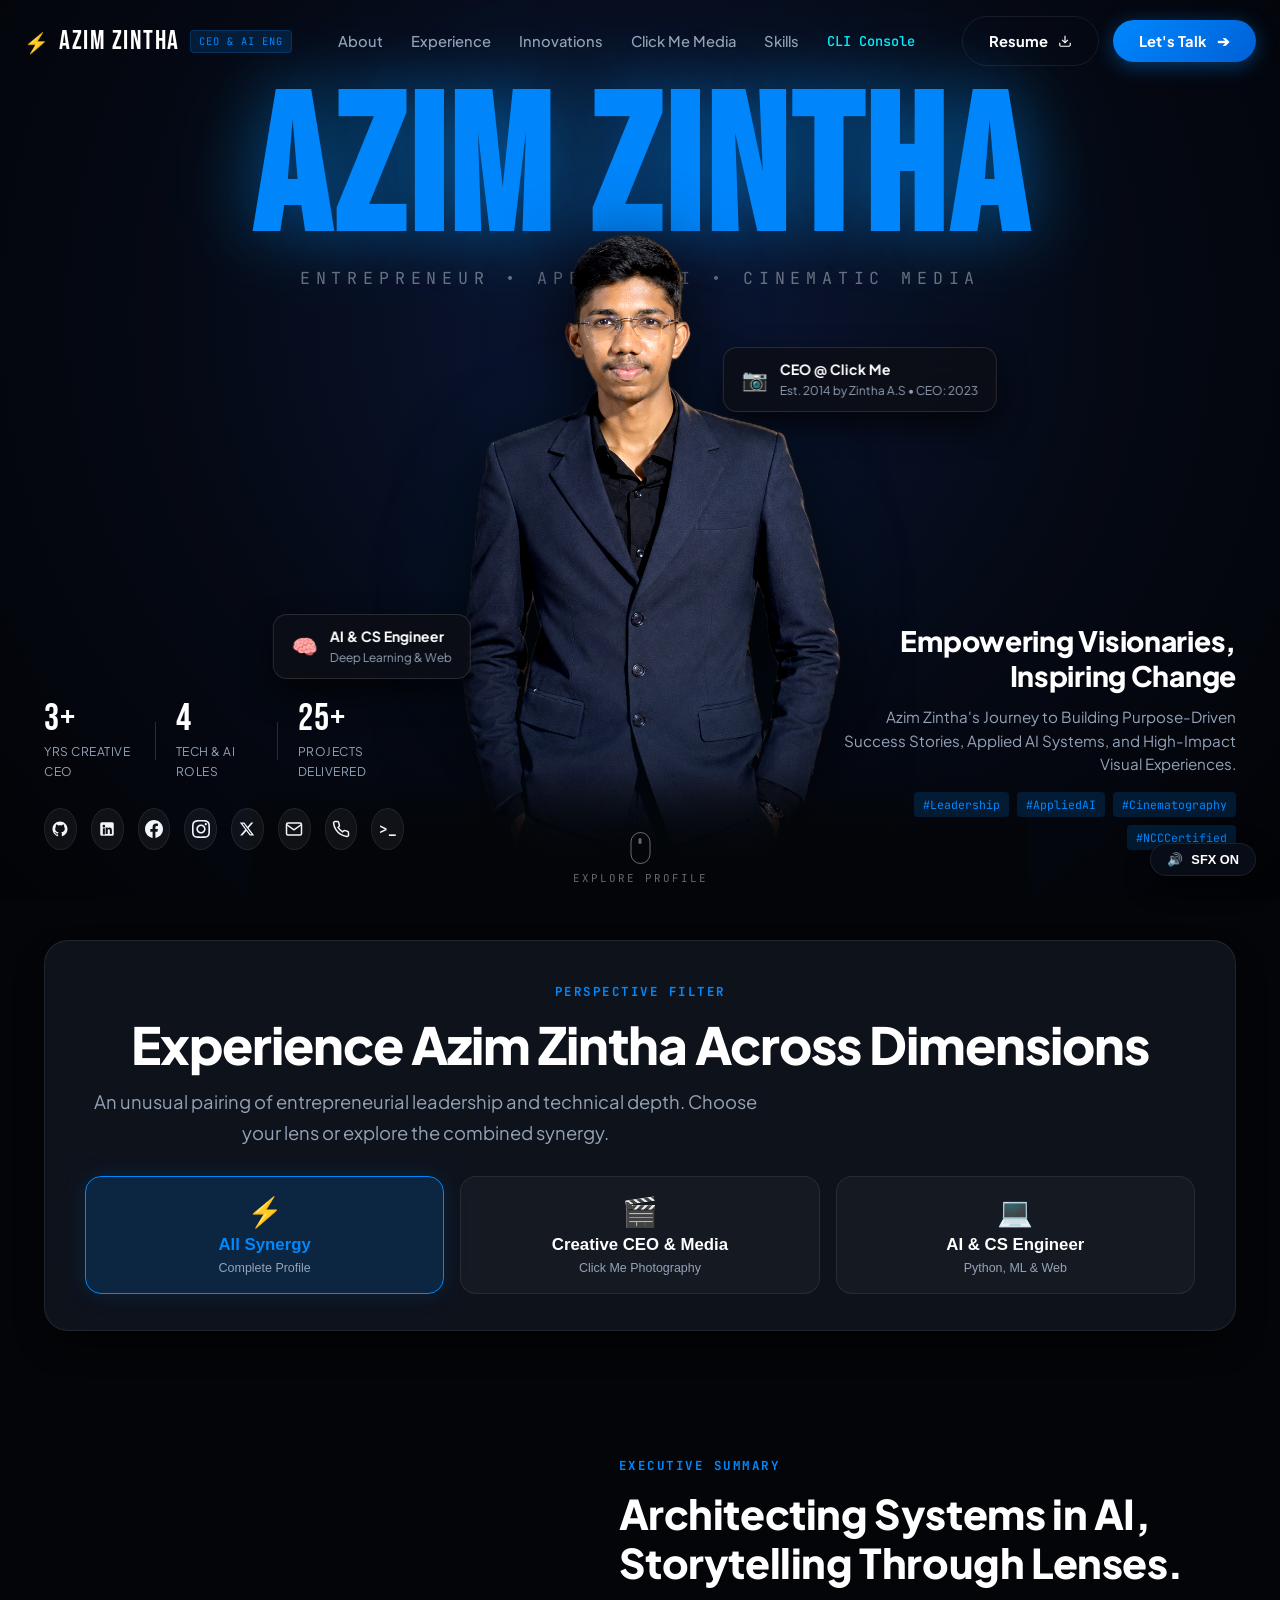
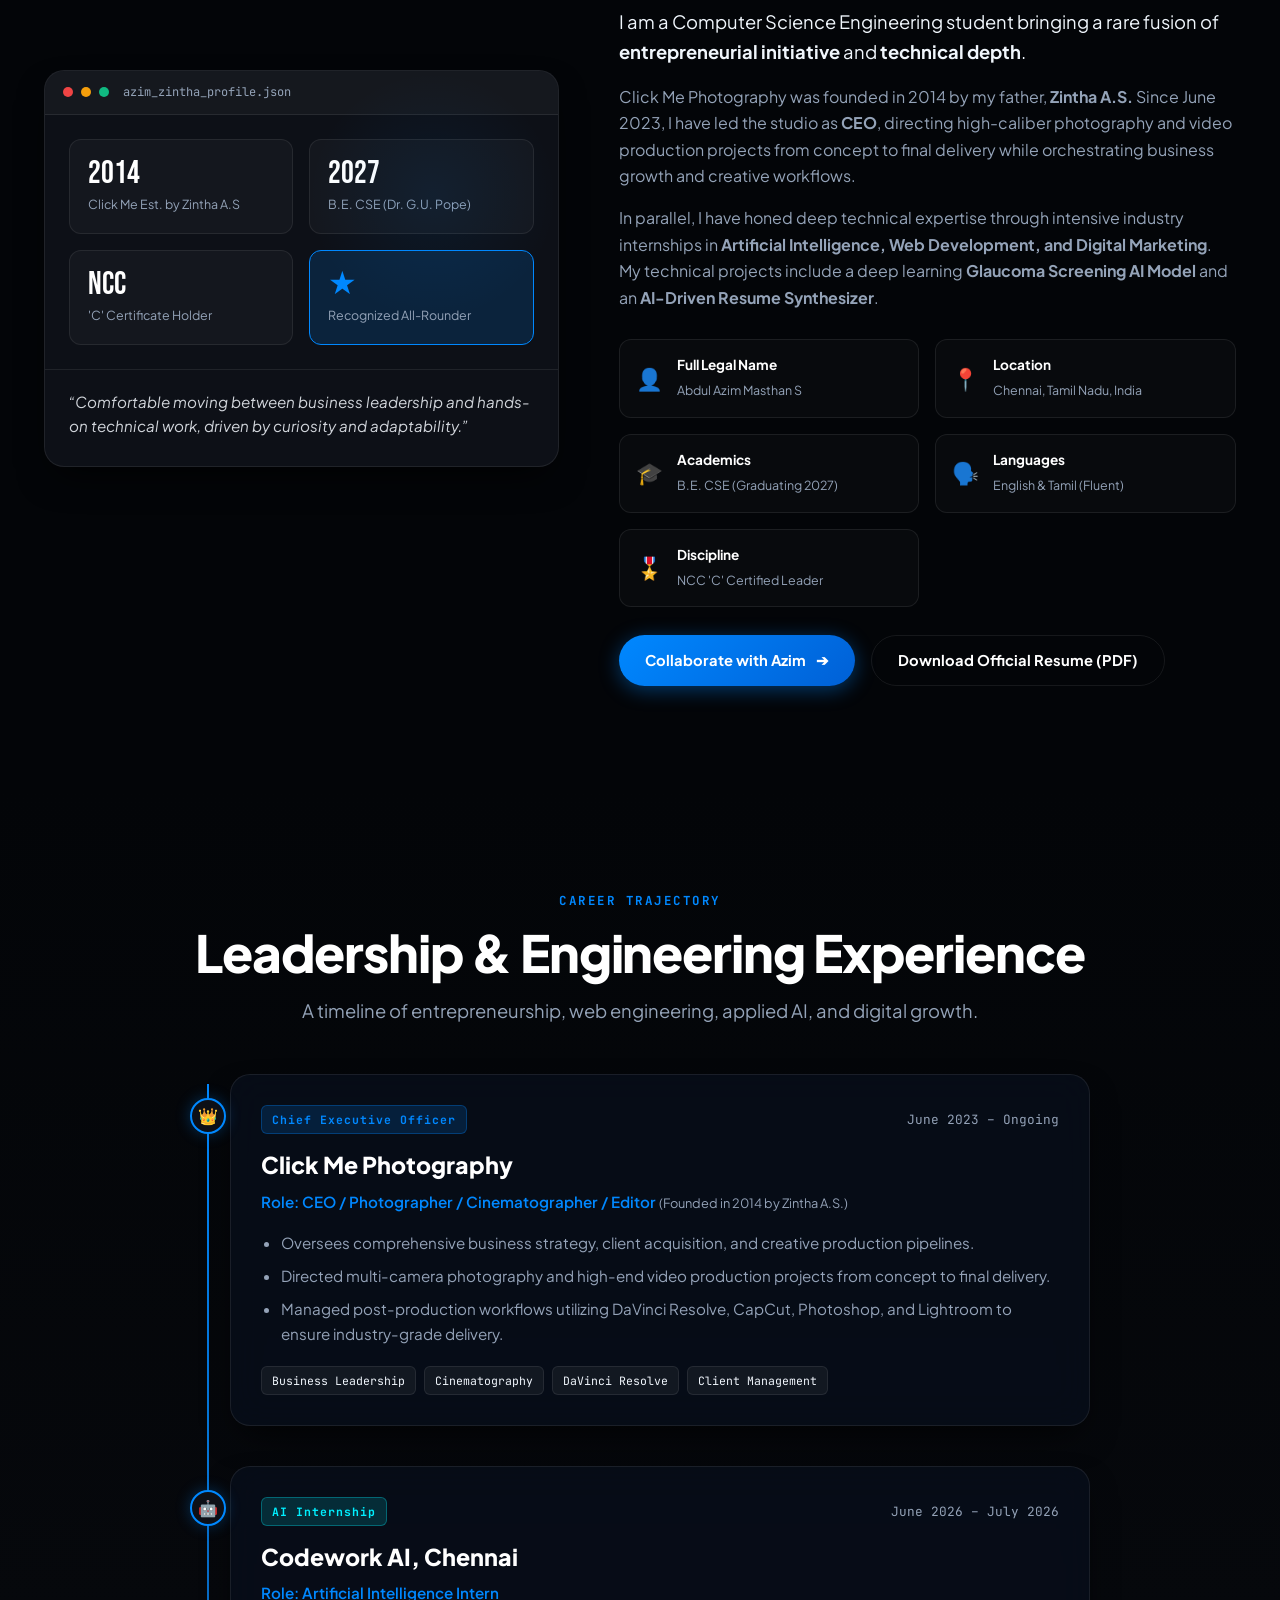
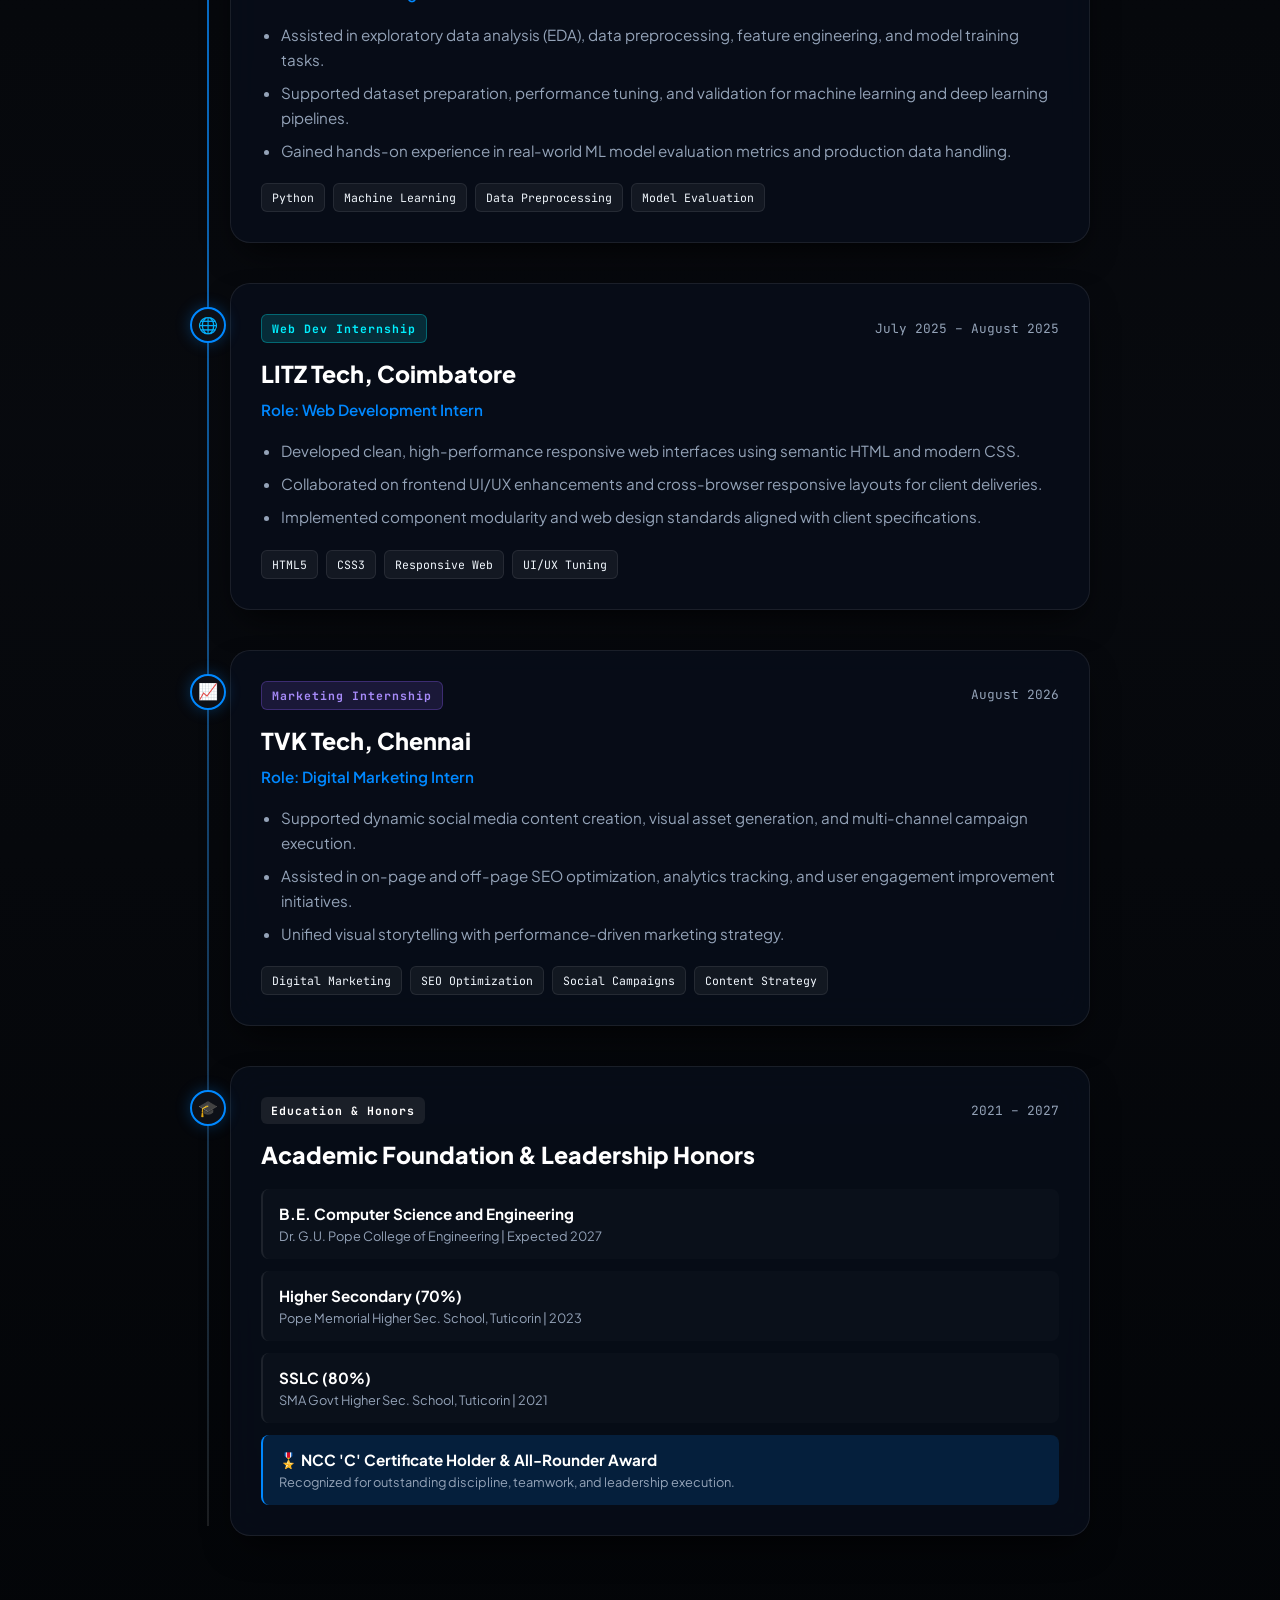
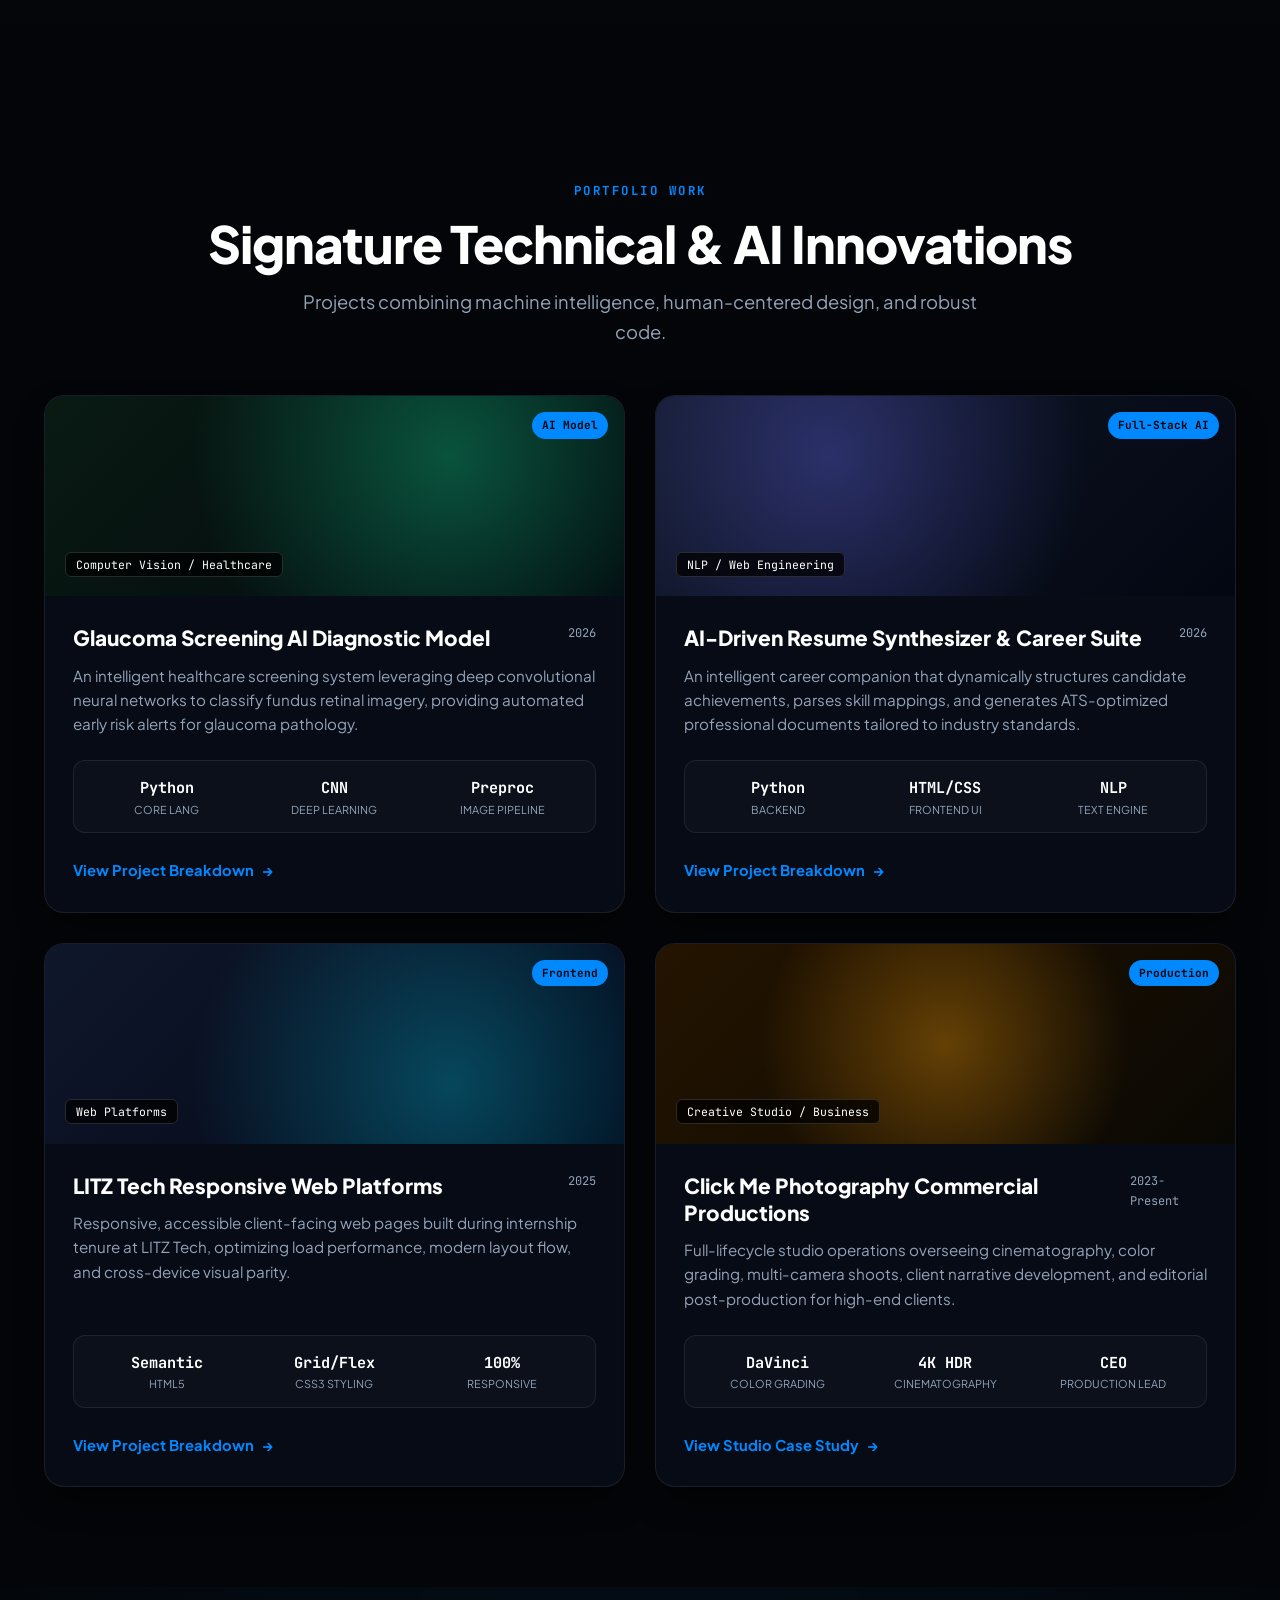
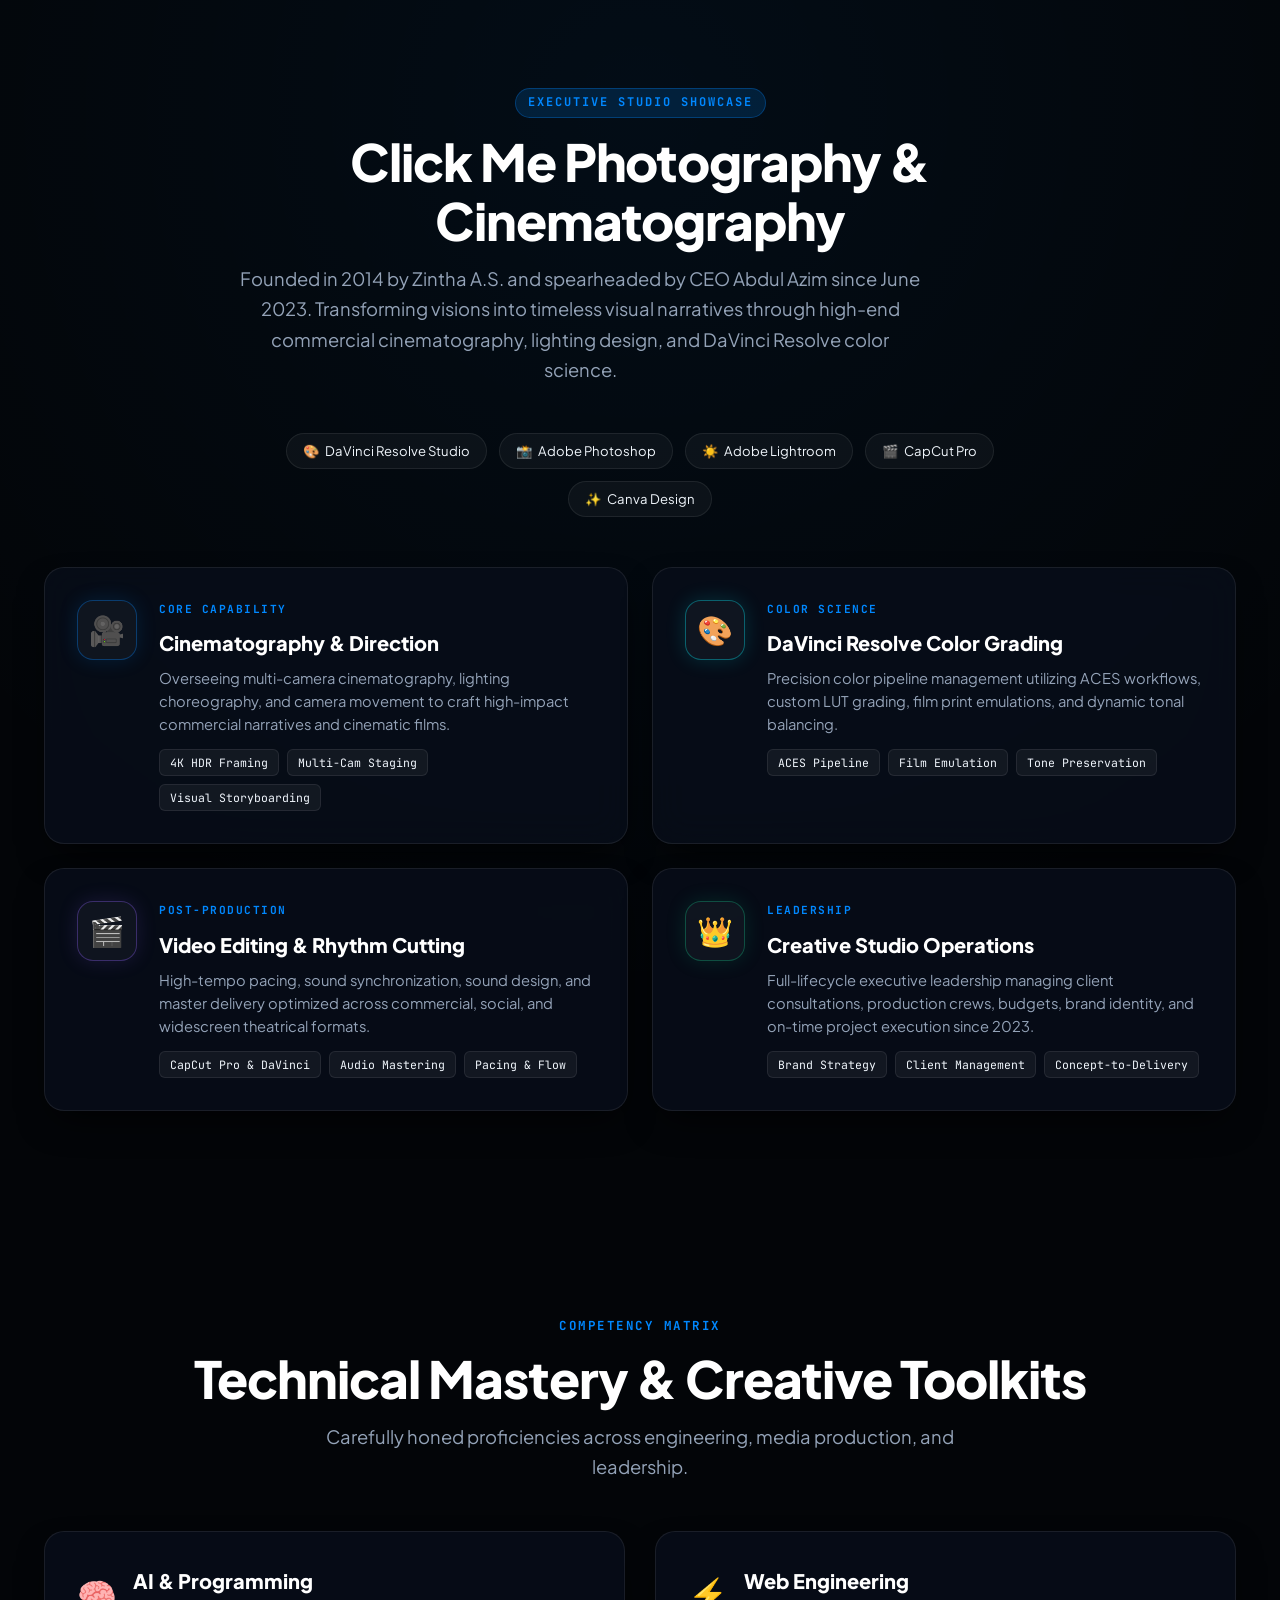
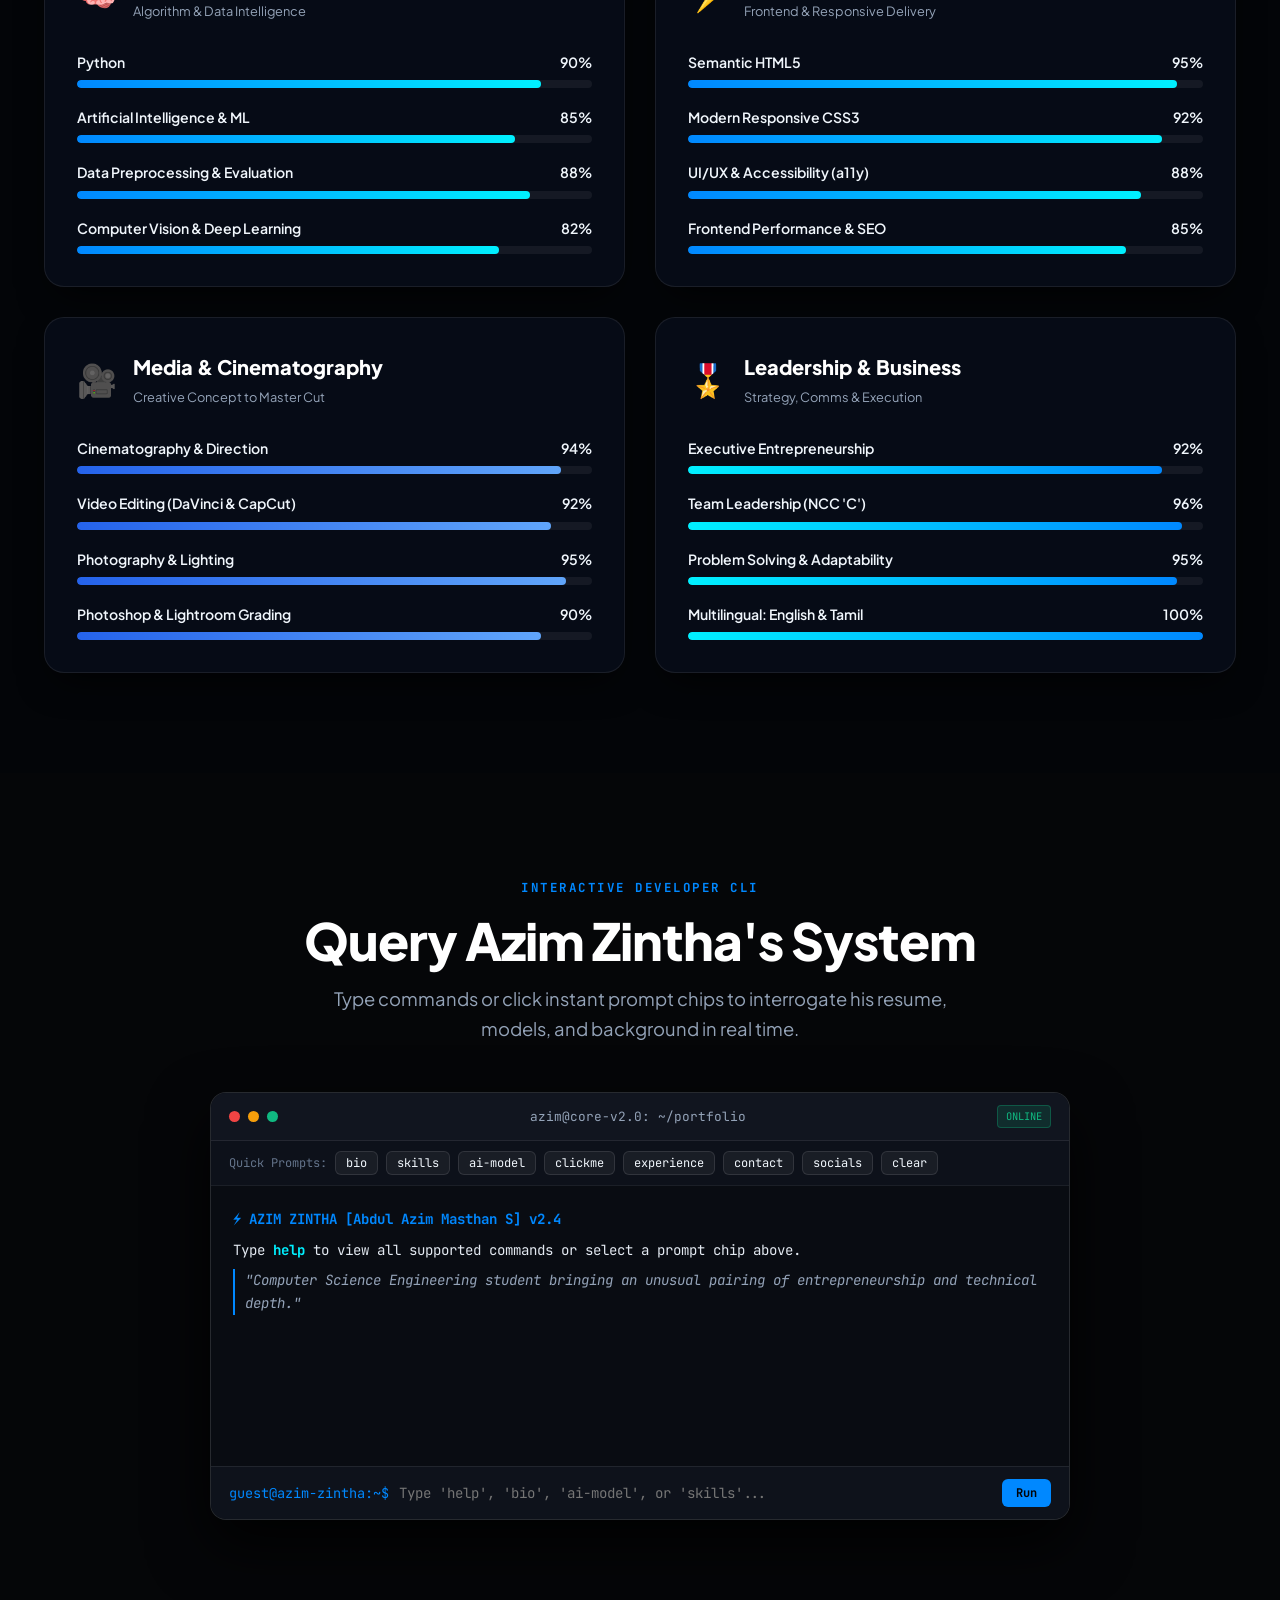
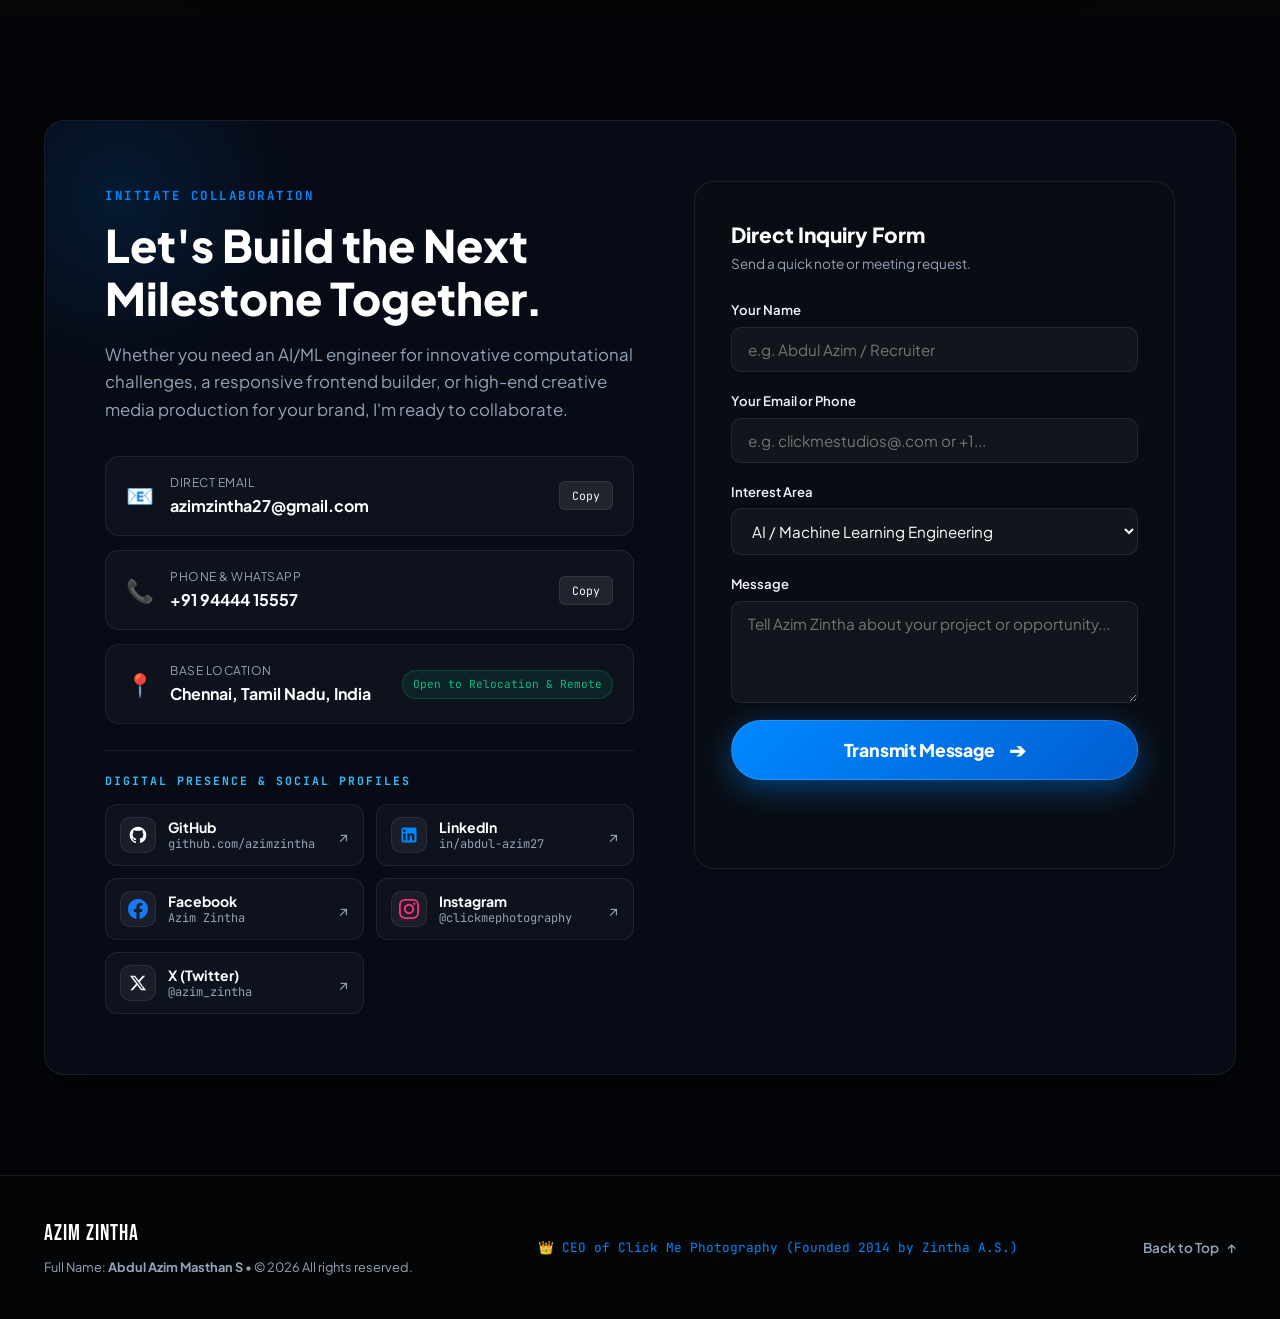
<file: index.html>
<!DOCTYPE html>
<html lang="en">
<head>
    <link rel="canonical" href="https://azimzintha.netlify.app/" />
  <meta charset="UTF-8">
  <meta name="viewport" content="width=device-width, initial-scale=1.0">
  <title>Azim Zintha | CEO, AI &amp; CS Engineer</title>
  <meta name="description" content="Official portfolio of Azim Zintha (Abdul Azim Masthan S) - Computer Science Engineer, CEO of Click Me Photography, and AI/ML Specialist.">
  <link rel="preconnect" href="https://fonts.googleapis.com">
  <link rel="preconnect" href="https://fonts.gstatic.com" crossorigin>
  <link href="https://fonts.googleapis.com/css2?family=Bebas+Neue&family=JetBrains+Mono:wght@400;500;700&family=Plus+Jakarta+Sans:wght@300;400;500;600;700;800&display=swap" rel="stylesheet">
  <link rel="stylesheet" href="css/style.css">
  <link rel="icon" href="data:image/svg+xml,<svg xmlns=%22http://www.w3.org/2000/svg%22 viewBox=%220 0 100 100%22><text y=%22.9em%22 font-size=%2290%22>⚡</text></svg>">
</head>
<body data-dimension="all">
  <!-- Dynamic Ambient Spotlight Canvas -->
  <div class="spotlight-layer" id="spotlightLayer"></div>

  <!-- Ambient Audio / Sound Toggle -->
  <button class="sound-toggle" id="soundToggle" aria-label="Toggle sound effects" title="Toggle audio feedback">
    <span class="sound-icon">🔊</span>
    <span class="sound-text">SFX ON</span>
  </button>

  <!-- Sticky Glassmorphic Navbar -->
  <header class="site-header" id="siteHeader">
    <div class="nav-container">
      <a href="#hero" class="brand-logo">
        <span class="brand-bolt">⚡</span>
        <span class="brand-name">AZIM ZINTHA</span>
        <span class="brand-tag">CEO &amp; AI ENG</span>
      </a>

      <nav class="nav-menu" id="navMenu">
        <a href="#about" class="nav-link">About</a>
        <a href="#experience" class="nav-link">Experience</a>
        <a href="#projects" class="nav-link">Innovations</a>
        <a href="#media-studio" class="nav-link">Click Me Media</a>
        <a href="#skills" class="nav-link">Skills</a>
        <a href="#terminal-section" class="nav-link nav-terminal-link">CLI Console</a>
      </nav>

      <div class="nav-actions">
        <a href="assets/resume.pdf" target="_blank" class="btn btn-outline nav-btn" download="Abdul_Azim_Masthan_Resume.pdf">
          <span>Resume</span>
          <svg width="14" height="14" viewBox="0 0 24 24" fill="none" stroke="currentColor" stroke-width="2"><path d="M21 15v4a2 2 0 0 1-2 2H5a2 2 0 0 1-2-2v-4"/><polyline points="7 10 12 15 17 10"/><line x1="12" y1="15" x2="12" y2="3"/></svg>
        </a>
        <button class="btn btn-primary nav-btn" id="openContactBtn">
          <span>Let's Talk</span>
          <span class="arrow">➔</span>
        </button>
        <button class="mobile-toggle" id="mobileToggle" aria-label="Toggle navigation">
          <span></span><span></span><span></span>
        </button>
      </div>
    </div>
  </header>

  <main>
    <!-- HERO SECTION - THE EXACT POSITIVE TRIBE REFERENCE AESTHETIC -->
    <section class="hero-stage" id="hero">
      <!-- Giant Poster Typography in the Background -->
      <div class="hero-backdrop-text-container" aria-hidden="true">
        <div class="hero-backdrop-text" id="heroBackdropText">AZIM ZINTHA</div>
        <div class="hero-backdrop-sub">ENTREPRENEUR • APPLIED AI • CINEMATIC MEDIA</div>
      </div>

      <!-- Center Cutout Model Presentation -->
      <div class="hero-model-wrapper">
        <div class="model-glow-ring"></div>
        <img 
          src="assets/abdul_azim.png" 
          alt="Abdul Azim Masthan S - CEO of Click Me Photography and AI Engineer" 
          class="hero-model-img"
          id="heroModelImg"
          fetchpriority="high"
        />
        <!-- Floating Interactive Badges -->
        <div class="floating-badge badge-top-right">
          <span class="badge-icon">📷</span>
          <div class="badge-content">
            <strong>CEO @ Click Me</strong>
            <small>Est. 2014 by Zintha A.S • CEO: 2023</small>
          </div>
        </div>
        <div class="floating-badge badge-bottom-left">
          <span class="badge-icon">🧠</span>
          <div class="badge-content">
            <strong>AI &amp; CS Engineer</strong>
            <small>Deep Learning &amp; Web</small>
          </div>
        </div>
      </div>

      <!-- Hero Bottom Content Grid: Left CTAs/Stats & Right Editorial Manifesto -->
      <div class="hero-footer-grid">
        <!-- Left: Followers/Impact Numbers & Direct Channels -->
        <div class="hero-left-stack">
          <div class="hero-metrics-row">
            <div class="metric-item">
              <div class="metric-val" data-target="3">3+</div>
              <div class="metric-label">Yrs Creative CEO</div>
            </div>
            <div class="metric-divider"></div>
            <div class="metric-item">
              <div class="metric-val" data-target="4">4</div>
              <div class="metric-label">Tech &amp; AI Roles</div>
            </div>
            <div class="metric-divider"></div>
            <div class="metric-item">
              <div class="metric-val" data-target="25">25+</div>
              <div class="metric-label">Projects Delivered</div>
            </div>
          </div>

          <div class="hero-social-row">
            <a href="https://github.com/azimzintha" target="_blank" rel="noopener noreferrer" class="social-icon" aria-label="GitHub" title="GitHub: @azimzintha">
              <svg width="18" height="18" viewBox="0 0 24 24" fill="currentColor"><path fill-rule="evenodd" clip-rule="evenodd" d="M12 2C6.477 2 2 6.484 2 12.017c0 4.425 2.865 8.18 6.839 9.504.5.092.682-.217.682-.483 0-.237-.008-.868-.013-1.703-2.782.605-3.369-1.343-3.369-1.343-.454-1.158-1.11-1.466-1.11-1.466-.908-.62.069-.608.069-.608 1.003.07 1.53 1.032 1.53 1.032.892 1.53 2.341 1.088 2.91.832.092-.647.35-1.088.636-1.338-2.22-.253-4.555-1.113-4.555-4.951 0-1.093.39-1.988 1.029-2.688-.103-.253-.446-1.272.098-2.65 0 0 .84-.27 2.75 1.026A9.564 9.564 0 0112 6.844c.85.004 1.705.115 2.504.337 1.909-1.296 2.747-1.027 2.747-1.027.546 1.379.202 2.398.1 2.651.64.7 1.028 1.595 1.028 2.688 0 3.848-2.339 4.695-4.566 4.943.359.309.678.92.678 1.855 0 1.338-.012 2.419-.012 2.747 0 .268.18.58.688.482A10.019 10.019 0 0022 12.017C22 6.484 17.522 2 12 2z"/></svg>
            </a>
            <a href="https://www.linkedin.com/in/abdul-azim27/" target="_blank" rel="noopener noreferrer" class="social-icon" aria-label="LinkedIn" title="LinkedIn: Abdul Azim">
              <svg width="18" height="18" viewBox="0 0 24 24" fill="currentColor"><path d="M19 3a2 2 0 0 1 2 2v14a2 2 0 0 1-2 2H5a2 2 0 0 1-2-2V5a2 2 0 0 1 2-2h14m-.5 15.5v-5.3a3.26 3.26 0 0 0-3.26-3.26c-.85 0-1.84.52-2.28 1.3v-1.11h-2.79v8.37h2.79v-4.93c0-.77.62-1.4 1.39-1.4a1.4 1.4 0 0 1 1.4 1.4v4.93h2.75M6.46 10.9v8.37H9.2V10.9H6.46M7.83 6.46c-.95 0-1.72.77-1.72 1.72s.77 1.72 1.72 1.72 1.72-.77 1.72-1.72-.77-1.72-1.72-1.72Z"/></svg>
            </a>
            <a href="https://www.facebook.com/profile.php?id=61584407243679" target="_blank" rel="noopener noreferrer" class="social-icon" aria-label="Facebook" title="Facebook: Azim Zintha">
              <svg width="18" height="18" viewBox="0 0 24 24" fill="currentColor"><path d="M24 12.073c0-6.627-5.373-12-12-12s-12 5.373-12 12c0 5.99 4.388 10.954 10.125 11.854v-8.385H7.078v-3.47h3.047V9.43c0-3.007 1.792-4.669 4.533-4.669 1.312 0 2.686.235 2.686.235v2.953H15.83c-1.491 0-1.956.925-1.956 1.874v2.25h3.328l-.532 3.47h-2.796v8.385C19.612 23.027 24 18.062 24 12.073z"/></svg>
            </a>
            <a href="https://www.instagram.com/clickmephotography/" target="_blank" rel="noopener noreferrer" class="social-icon" aria-label="Instagram" title="Instagram: @clickmephotography">
              <svg width="18" height="18" viewBox="0 0 24 24" fill="currentColor"><path d="M12 2.163c3.204 0 3.584.012 4.85.07 3.252.148 4.771 1.691 4.919 4.919.058 1.265.069 1.645.069 4.849 0 3.205-.012 3.584-.069 4.849-.149 3.225-1.664 4.771-4.919 4.919-1.266.058-1.644.07-4.85.07-3.204 0-3.584-.012-4.849-.07-3.26-.149-4.771-1.699-4.919-4.92-.058-1.265-.07-1.644-.07-4.849 0-3.204.013-3.583.07-4.849.149-3.227 1.664-4.771 4.919-4.919 1.266-.057 1.645-.069 4.849-.069zm0-2.163c-3.259 0-3.667.014-4.947.072-4.358.2-6.78 2.618-6.98 6.98-.059 1.281-.073 1.689-.073 4.948 0 3.259.014 3.668.072 4.948.2 4.358 2.618 6.78 6.98 6.98 1.281.058 1.689.072 4.948.072 3.259 0 3.668-.014 4.948-.072 4.354-.2 6.782-2.618 6.979-6.98.059-1.28.073-1.689.073-4.948 0-3.259-.014-3.667-.072-4.947-.196-4.354-2.617-6.78-6.979-6.98-1.281-.059-1.69-.073-4.949-.073zm0 5.838c-3.403 0-6.162 2.759-6.162 6.162s2.759 6.163 6.162 6.163 6.162-2.759 6.162-6.163c0-3.403-2.759-6.162-6.162-6.162zm0 10.162c-2.209 0-4-1.79-4-4 0-2.209 1.791-4 4-4s4 1.791 4 4c0 2.21-1.791 4-4 4zm6.406-11.845c-.796 0-1.441.645-1.441 1.44s.645 1.44 1.441 1.44c.795 0 1.439-.645 1.439-1.44s-.644-1.44-1.439-1.44z"/></svg>
            </a>
            <a href="https://x.com/azim_zintha" target="_blank" rel="noopener noreferrer" class="social-icon" aria-label="X" title="X: @azim_zintha">
              <svg width="16" height="16" viewBox="0 0 24 24" fill="currentColor"><path d="M18.244 2.25h3.308l-7.227 8.26 8.502 11.24H16.17l-5.214-6.817L4.99 21.75H1.68l7.73-8.835L1.254 2.25H8.08l4.713 6.231zm-1.161 17.52h1.833L7.084 4.126H5.117z"/></svg>
            </a>
            <a href="mailto:azimzintha27@gmail.com" class="social-icon" aria-label="Email" title="Send Email">
              <svg width="18" height="18" viewBox="0 0 24 24" fill="none" stroke="currentColor" stroke-width="2"><path d="M4 4h16c1.1 0 2 .9 2 2v12c0 1.1-.9 2-2 2H4c-1.1 0-2-.9-2-2V6c0-1.1.9-2 2-2z"/><polyline points="22,6 12,13 2,6"/></svg>
            </a>
            <a href="tel:+919444415557" class="social-icon" aria-label="Phone" title="Call Direct: +91 9444415557">
              <svg width="18" height="18" viewBox="0 0 24 24" fill="none" stroke="currentColor" stroke-width="2"><path d="M22 16.92v3a2 2 0 0 1-2.18 2 19.79 19.79 0 0 1-8.63-3.07 19.5 19.5 0 0 1-6-6 19.79 19.79 0 0 1-3.07-8.67A2 2 0 0 1 4.11 2h3a2 2 0 0 1 2 1.72 12.84 12.84 0 0 0 .7 2.81 2 2 0 0 1-.45 2.11L8.09 9.91a16 16 0 0 0 6 6l1.27-1.27a2 2 0 0 1 2.11-.45 12.84 12.84 0 0 0 2.81.7A2 2 0 0 1 22 16.92z"/></svg>
            </a>
            <a href="#terminal-section" class="social-icon terminal-quick" aria-label="Terminal" title="Interactive Resume CLI">
              <span class="mono-code">&gt;_</span>
            </a>
          </div>
        </div>

        <!-- Right: Editorial Manifesto matching the Reference Design -->
        <div class="hero-right-stack">
          <h2 class="editorial-headline">Empowering Visionaries, Inspiring Change</h2>
          <p class="editorial-subtext">
            Azim Zintha's Journey to Building Purpose-Driven Success Stories, Applied AI Systems, and High-Impact Visual Experiences.
          </p>
          <div class="editorial-tags">
            <span class="tag">#Leadership</span>
            <span class="tag">#AppliedAI</span>
            <span class="tag">#Cinematography</span>
            <span class="tag">#NCCCertified</span>
          </div>
        </div>
      </div>

      <!-- Quick Scroll Indicator -->
      <a href="#dimension-switch" class="scroll-down-indicator" aria-label="Scroll Down">
        <span class="mouse-icon"><span class="mouse-wheel"></span></span>
        <span class="scroll-text">EXPLORE PROFILE</span>
      </a>
    </section>

    <!-- DUAL IDENTITY DIMENSION CONTROLLER -->
    <section class="dimension-section" id="dimension-switch">
      <div class="section-container">
        <div class="dimension-card">
          <div class="dimension-header">
            <span class="eyebrow">PERSPECTIVE FILTER</span>
            <h2 class="section-title">Experience Azim Zintha Across Dimensions</h2>
            <p class="section-desc">An unusual pairing of entrepreneurial leadership and technical depth. Choose your lens or explore the combined synergy.</p>
          </div>
          <div class="dimension-buttons" role="tablist">
            <button class="dim-btn active" data-dim="all" role="tab" aria-selected="true">
              <span class="dim-icon">⚡</span>
              <span class="dim-name">All Synergy</span>
              <span class="dim-desc">Complete Profile</span>
            </button>
            <button class="dim-btn" data-dim="creative" role="tab" aria-selected="false">
              <span class="dim-icon">🎬</span>
              <span class="dim-name">Creative CEO &amp; Media</span>
              <span class="dim-desc">Click Me Photography</span>
            </button>
            <button class="dim-btn" data-dim="tech" role="tab" aria-selected="false">
              <span class="dim-icon">💻</span>
              <span class="dim-name">AI &amp; CS Engineer</span>
              <span class="dim-desc">Python, ML &amp; Web</span>
            </button>
          </div>
        </div>
      </div>
    </section>

    <!-- EXECUTIVE BIO / ABOUT SECTION -->
    <section class="about-section" id="about">
      <div class="section-container">
        <div class="about-grid">
          <div class="about-visual">
            <div class="profile-card">
              <div class="card-inner-glow"></div>
              <div class="card-header-bar">
                <span class="circle-dot red"></span>
                <span class="circle-dot yellow"></span>
                <span class="circle-dot green"></span>
                <span class="card-title-mono">azim_zintha_profile.json</span>
              </div>
              <div class="card-content">
                <div class="stat-bubble">
                  <span class="bubble-num">2014</span>
                  <span class="bubble-label">Click Me Est. by Zintha A.S</span>
                </div>
                <div class="stat-bubble">
                  <span class="bubble-num">2027</span>
                  <span class="bubble-label">B.E. CSE (Dr. G.U. Pope)</span>
                </div>
                <div class="stat-bubble">
                  <span class="bubble-num">NCC</span>
                  <span class="bubble-label">'C' Certificate Holder</span>
                </div>
                <div class="stat-bubble highlight">
                  <span class="bubble-num">★</span>
                  <span class="bubble-label">Recognized All-Rounder</span>
                </div>
              </div>
              <div class="quote-box">
                <p>“Comfortable moving between business leadership and hands-on technical work, driven by curiosity and adaptability.”</p>
              </div>
            </div>
          </div>

          <div class="about-text-content">
            <span class="eyebrow">EXECUTIVE SUMMARY</span>
            <h2 class="section-heading">Architecting Systems in AI, Storytelling Through Lenses.</h2>
            <p class="lead-text">
              I am a Computer Science Engineering student bringing a rare fusion of <strong>entrepreneurial initiative</strong> and <strong>technical depth</strong>.
            </p>
            <p class="body-text">
              Click Me Photography was founded in 2014 by my father, <strong>Zintha A.S.</strong> Since June 2023, I have led the studio as <strong>CEO</strong>, directing high-caliber photography and video production projects from concept to final delivery while orchestrating business growth and creative workflows.
            </p>
            <p class="body-text">
              In parallel, I have honed deep technical expertise through intensive industry internships in <strong>Artificial Intelligence, Web Development, and Digital Marketing</strong>. My technical projects include a deep learning <strong>Glaucoma Screening AI Model</strong> and an <strong>AI-Driven Resume Synthesizer</strong>.
            </p>

            <div class="quick-facts-grid">
              <div class="fact-card full-name-card">
                <div class="fact-icon">👤</div>
                <div>
                  <strong>Full Legal Name</strong>
                  <span>Abdul Azim Masthan S</span>
                </div>
              </div>
              <div class="fact-card">
                <div class="fact-icon">📍</div>
                <div>
                  <strong>Location</strong>
                  <span>Chennai, Tamil Nadu, India</span>
                </div>
              </div>
              <div class="fact-card">
                <div class="fact-icon">🎓</div>
                <div>
                  <strong>Academics</strong>
                  <span>B.E. CSE (Graduating 2027)</span>
                </div>
              </div>
              <div class="fact-card">
                <div class="fact-icon">🗣️</div>
                <div>
                  <strong>Languages</strong>
                  <span>English &amp; Tamil (Fluent)</span>
                </div>
              </div>
              <div class="fact-card">
                <div class="fact-icon">🎖️</div>
                <div>
                  <strong>Discipline</strong>
                  <span>NCC 'C' Certified Leader</span>
                </div>
              </div>
            </div>

            <div class="about-action-row">
              <button class="btn btn-primary" id="aboutTalkBtn">
                <span>Collaborate with Azim</span>
                <span class="arrow">➔</span>
              </button>
              <a href="assets/resume.pdf" target="_blank" class="btn btn-outline" download="Abdul_Azim_Masthan_Resume.pdf">
                <span>Download Official Resume (PDF)</span>
              </a>
            </div>
          </div>
        </div>
      </div>
    </section>

    <!-- PROFESSIONAL EXPERIENCE ROADMAP -->
    <section class="experience-section" id="experience">
      <div class="section-container">
        <div class="section-header text-center">
          <span class="eyebrow">CAREER TRAJECTORY</span>
          <h2 class="section-title">Leadership &amp; Engineering Experience</h2>
          <p class="section-desc">A timeline of entrepreneurship, web engineering, applied AI, and digital growth.</p>
        </div>

        <div class="timeline-wrapper">
          <!-- Item 1: Click Me Photography -->
          <div class="timeline-item" data-category="creative">
            <div class="timeline-marker">
              <span class="marker-icon">👑</span>
            </div>
            <div class="timeline-content glass-card">
              <div class="timeline-meta">
                <span class="role-badge ceo-badge">Chief Executive Officer</span>
                <span class="timeline-period">June 2023 – Ongoing</span>
              </div>
              <h3 class="timeline-title">Click Me Photography</h3>
              <p class="timeline-role">Role: CEO / Photographer / Cinematographer / Editor <span style="font-size:0.8rem; font-weight:400; color:var(--text-muted);">(Founded in 2014 by Zintha A.S.)</span></p>
              <ul class="timeline-bullets">
                <li>Oversees comprehensive business strategy, client acquisition, and creative production pipelines.</li>
                <li>Directed multi-camera photography and high-end video production projects from concept to final delivery.</li>
                <li>Managed post-production workflows utilizing DaVinci Resolve, CapCut, Photoshop, and Lightroom to ensure industry-grade delivery.</li>
              </ul>
              <div class="skill-chips">
                <span class="chip">Business Leadership</span>
                <span class="chip">Cinematography</span>
                <span class="chip">DaVinci Resolve</span>
                <span class="chip">Client Management</span>
              </div>
            </div>
          </div>

          <!-- Item 2: Codework AI -->
          <div class="timeline-item" data-category="tech">
            <div class="timeline-marker">
              <span class="marker-icon">🤖</span>
            </div>
            <div class="timeline-content glass-card">
              <div class="timeline-meta">
                <span class="role-badge tech-badge">AI Internship</span>
                <span class="timeline-period">June 2026 – July 2026</span>
              </div>
              <h3 class="timeline-title">Codework AI, Chennai</h3>
              <p class="timeline-role">Role: Artificial Intelligence Intern</p>
              <ul class="timeline-bullets">
                <li>Assisted in exploratory data analysis (EDA), data preprocessing, feature engineering, and model training tasks.</li>
                <li>Supported dataset preparation, performance tuning, and validation for machine learning and deep learning pipelines.</li>
                <li>Gained hands-on experience in real-world ML model evaluation metrics and production data handling.</li>
              </ul>
              <div class="skill-chips">
                <span class="chip">Python</span>
                <span class="chip">Machine Learning</span>
                <span class="chip">Data Preprocessing</span>
                <span class="chip">Model Evaluation</span>
              </div>
            </div>
          </div>

          <!-- Item 3: LITZ Tech -->
          <div class="timeline-item" data-category="tech">
            <div class="timeline-marker">
              <span class="marker-icon">🌐</span>
            </div>
            <div class="timeline-content glass-card">
              <div class="timeline-meta">
                <span class="role-badge tech-badge">Web Dev Internship</span>
                <span class="timeline-period">July 2025 – August 2025</span>
              </div>
              <h3 class="timeline-title">LITZ Tech, Coimbatore</h3>
              <p class="timeline-role">Role: Web Development Intern</p>
              <ul class="timeline-bullets">
                <li>Developed clean, high-performance responsive web interfaces using semantic HTML and modern CSS.</li>
                <li>Collaborated on frontend UI/UX enhancements and cross-browser responsive layouts for client deliveries.</li>
                <li>Implemented component modularity and web design standards aligned with client specifications.</li>
              </ul>
              <div class="skill-chips">
                <span class="chip">HTML5</span>
                <span class="chip">CSS3</span>
                <span class="chip">Responsive Web</span>
                <span class="chip">UI/UX Tuning</span>
              </div>
            </div>
          </div>

          <!-- Item 4: TVK Tech -->
          <div class="timeline-item" data-category="creative">
            <div class="timeline-marker">
              <span class="marker-icon">📈</span>
            </div>
            <div class="timeline-content glass-card">
              <div class="timeline-meta">
                <span class="role-badge mkt-badge">Marketing Internship</span>
                <span class="timeline-period">August 2026</span>
              </div>
              <h3 class="timeline-title">TVK Tech, Chennai</h3>
              <p class="timeline-role">Role: Digital Marketing Intern</p>
              <ul class="timeline-bullets">
                <li>Supported dynamic social media content creation, visual asset generation, and multi-channel campaign execution.</li>
                <li>Assisted in on-page and off-page SEO optimization, analytics tracking, and user engagement improvement initiatives.</li>
                <li>Unified visual storytelling with performance-driven marketing strategy.</li>
              </ul>
              <div class="skill-chips">
                <span class="chip">Digital Marketing</span>
                <span class="chip">SEO Optimization</span>
                <span class="chip">Social Campaigns</span>
                <span class="chip">Content Strategy</span>
              </div>
            </div>
          </div>

          <!-- Item 5: Education & Honors -->
          <div class="timeline-item" data-category="all">
            <div class="timeline-marker">
              <span class="marker-icon">🎓</span>
            </div>
            <div class="timeline-content glass-card">
              <div class="timeline-meta">
                <span class="role-badge edu-badge">Education &amp; Honors</span>
                <span class="timeline-period">2021 – 2027</span>
              </div>
              <h3 class="timeline-title">Academic Foundation &amp; Leadership Honors</h3>
              <div class="edu-subblocks">
                <div class="edu-sub">
                  <strong>B.E. Computer Science and Engineering</strong>
                  <span>Dr. G.U. Pope College of Engineering | Expected 2027</span>
                </div>
                <div class="edu-sub">
                  <strong>Higher Secondary (70%)</strong>
                  <span>Pope Memorial Higher Sec. School, Tuticorin | 2023</span>
                </div>
                <div class="edu-sub">
                  <strong>SSLC (80%)</strong>
                  <span>SMA Govt Higher Sec. School, Tuticorin | 2021</span>
                </div>
                <div class="edu-sub highlight-award">
                  <strong>🎖️ NCC 'C' Certificate Holder &amp; All-Rounder Award</strong>
                  <span>Recognized for outstanding discipline, teamwork, and leadership execution.</span>
                </div>
              </div>
            </div>
          </div>
        </div>
      </div>
    </section>

    <!-- INNOVATIONS & FEATURED PROJECTS -->
    <section class="projects-section" id="projects">
      <div class="section-container">
        <div class="section-header text-center">
          <span class="eyebrow">PORTFOLIO WORK</span>
          <h2 class="section-title">Signature Technical &amp; AI Innovations</h2>
          <p class="section-desc">Projects combining machine intelligence, human-centered design, and robust code.</p>
        </div>

        <div class="projects-grid">
          <!-- Project 1: Glaucoma Screening AI -->
          <article class="project-card" data-category="tech">
            <div class="project-image-banner glaucoma-bg">
              <div class="project-overlay">
                <span class="project-category-tag">Computer Vision / Healthcare</span>
              </div>
              <div class="project-badge-pill">AI Model</div>
            </div>
            <div class="project-body">
              <div class="project-header">
                <h3>Glaucoma Screening AI Diagnostic Model</h3>
                <span class="project-year">2026</span>
              </div>
              <p class="project-summary">
                An intelligent healthcare screening system leveraging deep convolutional neural networks to classify fundus retinal imagery, providing automated early risk alerts for glaucoma pathology.
              </p>
              <div class="project-metrics">
                <div class="p-metric">
                  <span class="p-val">Python</span>
                  <span class="p-lbl">Core Lang</span>
                </div>
                <div class="p-metric">
                  <span class="p-val">CNN</span>
                  <span class="p-lbl">Deep Learning</span>
                </div>
                <div class="p-metric">
                  <span class="p-val">Preproc</span>
                  <span class="p-lbl">Image Pipeline</span>
                </div>
              </div>
              <div class="project-footer">
                <button class="btn-text-action open-detail-modal" data-project="glaucoma">
                  <span>View Project Breakdown</span>
                  <span class="arrow">→</span>
                </button>
              </div>
            </div>
          </article>

          <!-- Project 2: AI-Driven Resume Builder -->
          <article class="project-card" data-category="tech">
            <div class="project-image-banner resume-bg">
              <div class="project-overlay">
                <span class="project-category-tag">NLP / Web Engineering</span>
              </div>
              <div class="project-badge-pill">Full-Stack AI</div>
            </div>
            <div class="project-body">
              <div class="project-header">
                <h3>AI-Driven Resume Synthesizer &amp; Career Suite</h3>
                <span class="project-year">2026</span>
              </div>
              <p class="project-summary">
                An intelligent career companion that dynamically structures candidate achievements, parses skill mappings, and generates ATS-optimized professional documents tailored to industry standards.
              </p>
              <div class="project-metrics">
                <div class="p-metric">
                  <span class="p-val">Python</span>
                  <span class="p-lbl">Backend</span>
                </div>
                <div class="p-metric">
                  <span class="p-val">HTML/CSS</span>
                  <span class="p-lbl">Frontend UI</span>
                </div>
                <div class="p-metric">
                  <span class="p-val">NLP</span>
                  <span class="p-lbl">Text Engine</span>
                </div>
              </div>
              <div class="project-footer">
                <button class="btn-text-action open-detail-modal" data-project="resume-builder">
                  <span>View Project Breakdown</span>
                  <span class="arrow">→</span>
                </button>
              </div>
            </div>
          </article>

          <!-- Project 3: Responsive Client Platforms -->
          <article class="project-card" data-category="tech">
            <div class="project-image-banner web-bg">
              <div class="project-overlay">
                <span class="project-category-tag">Web Platforms</span>
              </div>
              <div class="project-badge-pill">Frontend</div>
            </div>
            <div class="project-body">
              <div class="project-header">
                <h3>LITZ Tech Responsive Web Platforms</h3>
                <span class="project-year">2025</span>
              </div>
              <p class="project-summary">
                Responsive, accessible client-facing web pages built during internship tenure at LITZ Tech, optimizing load performance, modern layout flow, and cross-device visual parity.
              </p>
              <div class="project-metrics">
                <div class="p-metric">
                  <span class="p-val">Semantic</span>
                  <span class="p-lbl">HTML5</span>
                </div>
                <div class="p-metric">
                  <span class="p-val">Grid/Flex</span>
                  <span class="p-lbl">CSS3 Styling</span>
                </div>
                <div class="p-metric">
                  <span class="p-val">100%</span>
                  <span class="p-lbl">Responsive</span>
                </div>
              </div>
              <div class="project-footer">
                <button class="btn-text-action open-detail-modal" data-project="web-platforms">
                  <span>View Project Breakdown</span>
                  <span class="arrow">→</span>
                </button>
              </div>
            </div>
          </article>

          <!-- Project 4: Click Me Studio Production Suite -->
          <article class="project-card" data-category="creative">
            <div class="project-image-banner studio-bg">
              <div class="project-overlay">
                <span class="project-category-tag">Creative Studio / Business</span>
              </div>
              <div class="project-badge-pill">Production</div>
            </div>
            <div class="project-body">
              <div class="project-header">
                <h3>Click Me Photography Commercial Productions</h3>
                <span class="project-year">2023-Present</span>
              </div>
              <p class="project-summary">
                Full-lifecycle studio operations overseeing cinematography, color grading, multi-camera shoots, client narrative development, and editorial post-production for high-end clients.
              </p>
              <div class="project-metrics">
                <div class="p-metric">
                  <span class="p-val">DaVinci</span>
                  <span class="p-lbl">Color Grading</span>
                </div>
                <div class="p-metric">
                  <span class="p-val">4K HDR</span>
                  <span class="p-lbl">Cinematography</span>
                </div>
                <div class="p-metric">
                  <span class="p-val">CEO</span>
                  <span class="p-lbl">Production Lead</span>
                </div>
              </div>
              <div class="project-footer">
                <button class="btn-text-action open-detail-modal" data-project="clickme-studio">
                  <span>View Studio Case Study</span>
                  <span class="arrow">→</span>
                </button>
              </div>
            </div>
          </article>
        </div>
      </div>
    </section>

    <!-- CLICK ME CREATIVE MEDIA SHOWCASE & PRODUCTION PILLARS -->
    <section class="media-section" id="media-studio">
      <div class="section-container">
        <div class="media-intro-box">
          <div class="media-badge">EXECUTIVE STUDIO SHOWCASE</div>
          <h2 class="section-title">Click Me Photography &amp; Cinematography</h2>
          <p class="section-desc">
            Founded in 2014 by Zintha A.S. and spearheaded by CEO Abdul Azim since June 2023. Transforming visions into timeless visual narratives through high-end commercial cinematography, lighting design, and DaVinci Resolve color science.
          </p>
          <div class="studio-toolkit-row">
            <div class="tool-tag"><span class="tool-icon">🎨</span> DaVinci Resolve Studio</div>
            <div class="tool-tag"><span class="tool-icon">📸</span> Adobe Photoshop</div>
            <div class="tool-tag"><span class="tool-icon">☀️</span> Adobe Lightroom</div>
            <div class="tool-tag"><span class="tool-icon">🎬</span> CapCut Pro</div>
            <div class="tool-tag"><span class="tool-icon">✨</span> Canva Design</div>
          </div>
        </div>

        <!-- Production Pillars Grid (No Personal Photos) -->
        <div class="production-pillars-grid">
          <div class="pillar-card glass-card">
            <div class="pillar-icon-box gold-glow">
              <span class="pillar-emoji">🎥</span>
            </div>
            <div class="pillar-content">
              <span class="pillar-badge">CORE CAPABILITY</span>
              <h3 class="pillar-title">Cinematography &amp; Direction</h3>
              <p class="pillar-desc">
                Overseeing multi-camera cinematography, lighting choreography, and camera movement to craft high-impact commercial narratives and cinematic films.
              </p>
              <div class="pillar-tags">
                <span class="p-tag">4K HDR Framing</span>
                <span class="p-tag">Multi-Cam Staging</span>
                <span class="p-tag">Visual Storyboarding</span>
              </div>
            </div>
          </div>

          <div class="pillar-card glass-card">
            <div class="pillar-icon-box cyan-glow">
              <span class="pillar-emoji">🎨</span>
            </div>
            <div class="pillar-content">
              <span class="pillar-badge">COLOR SCIENCE</span>
              <h3 class="pillar-title">DaVinci Resolve Color Grading</h3>
              <p class="pillar-desc">
                Precision color pipeline management utilizing ACES workflows, custom LUT grading, film print emulations, and dynamic tonal balancing.
              </p>
              <div class="pillar-tags">
                <span class="p-tag">ACES Pipeline</span>
                <span class="p-tag">Film Emulation</span>
                <span class="p-tag">Tone Preservation</span>
              </div>
            </div>
          </div>

          <div class="pillar-card glass-card">
            <div class="pillar-icon-box purple-glow">
              <span class="pillar-emoji">🎬</span>
            </div>
            <div class="pillar-content">
              <span class="pillar-badge">POST-PRODUCTION</span>
              <h3 class="pillar-title">Video Editing &amp; Rhythm Cutting</h3>
              <p class="pillar-desc">
                High-tempo pacing, sound synchronization, sound design, and master delivery optimized across commercial, social, and widescreen theatrical formats.
              </p>
              <div class="pillar-tags">
                <span class="p-tag">CapCut Pro &amp; DaVinci</span>
                <span class="p-tag">Audio Mastering</span>
                <span class="p-tag">Pacing &amp; Flow</span>
              </div>
            </div>
          </div>

          <div class="pillar-card glass-card">
            <div class="pillar-icon-box green-glow">
              <span class="pillar-emoji">👑</span>
            </div>
            <div class="pillar-content">
              <span class="pillar-badge">LEADERSHIP</span>
              <h3 class="pillar-title">Creative Studio Operations</h3>
              <p class="pillar-desc">
                Full-lifecycle executive leadership managing client consultations, production crews, budgets, brand identity, and on-time project execution since 2023.
              </p>
              <div class="pillar-tags">
                <span class="p-tag">Brand Strategy</span>
                <span class="p-tag">Client Management</span>
                <span class="p-tag">Concept-to-Delivery</span>
              </div>
            </div>
          </div>
        </div>
      </div>
    </section>

    <!-- TECHNICAL & CREATIVE SKILL MATRIX -->
    <section class="skills-section" id="skills">
      <div class="section-container">
        <div class="section-header text-center">
          <span class="eyebrow">COMPETENCY MATRIX</span>
          <h2 class="section-title">Technical Mastery &amp; Creative Toolkits</h2>
          <p class="section-desc">Carefully honed proficiencies across engineering, media production, and leadership.</p>
        </div>

        <div class="skills-grid">
          <!-- Skill Category 1: AI & Programming -->
          <div class="skill-group-card tech-card" data-category="tech">
            <div class="skill-card-top">
              <span class="skill-icon">🧠</span>
              <div>
                <h3 class="skill-group-title">AI &amp; Programming</h3>
                <span class="skill-group-sub">Algorithm &amp; Data Intelligence</span>
              </div>
            </div>
            <div class="skill-bars-list">
              <div class="skill-bar-unit">
                <div class="bar-label-row">
                  <span>Python</span>
                  <span>90%</span>
                </div>
                <div class="progress-track"><div class="progress-fill" style="width: 90%;"></div></div>
              </div>
              <div class="skill-bar-unit">
                <div class="bar-label-row">
                  <span>Artificial Intelligence &amp; ML</span>
                  <span>85%</span>
                </div>
                <div class="progress-track"><div class="progress-fill" style="width: 85%;"></div></div>
              </div>
              <div class="skill-bar-unit">
                <div class="bar-label-row">
                  <span>Data Preprocessing &amp; Evaluation</span>
                  <span>88%</span>
                </div>
                <div class="progress-track"><div class="progress-fill" style="width: 88%;"></div></div>
              </div>
              <div class="skill-bar-unit">
                <div class="bar-label-row">
                  <span>Computer Vision &amp; Deep Learning</span>
                  <span>82%</span>
                </div>
                <div class="progress-track"><div class="progress-fill" style="width: 82%;"></div></div>
              </div>
            </div>
          </div>

          <!-- Skill Category 2: Web Engineering -->
          <div class="skill-group-card tech-card" data-category="tech">
            <div class="skill-card-top">
              <span class="skill-icon">⚡</span>
              <div>
                <h3 class="skill-group-title">Web Engineering</h3>
                <span class="skill-group-sub">Frontend &amp; Responsive Delivery</span>
              </div>
            </div>
            <div class="skill-bars-list">
              <div class="skill-bar-unit">
                <div class="bar-label-row">
                  <span>Semantic HTML5</span>
                  <span>95%</span>
                </div>
                <div class="progress-track"><div class="progress-fill" style="width: 95%;"></div></div>
              </div>
              <div class="skill-bar-unit">
                <div class="bar-label-row">
                  <span>Modern Responsive CSS3</span>
                  <span>92%</span>
                </div>
                <div class="progress-track"><div class="progress-fill" style="width: 92%;"></div></div>
              </div>
              <div class="skill-bar-unit">
                <div class="bar-label-row">
                  <span>UI/UX &amp; Accessibility (a11y)</span>
                  <span>88%</span>
                </div>
                <div class="progress-track"><div class="progress-fill" style="width: 88%;"></div></div>
              </div>
              <div class="skill-bar-unit">
                <div class="bar-label-row">
                  <span>Frontend Performance &amp; SEO</span>
                  <span>85%</span>
                </div>
                <div class="progress-track"><div class="progress-fill" style="width: 85%;"></div></div>
              </div>
            </div>
          </div>

          <!-- Skill Category 3: Creative Media Production -->
          <div class="skill-group-card creative-card" data-category="creative">
            <div class="skill-card-top">
              <span class="skill-icon">🎥</span>
              <div>
                <h3 class="skill-group-title">Media &amp; Cinematography</h3>
                <span class="skill-group-sub">Creative Concept to Master Cut</span>
              </div>
            </div>
            <div class="skill-bars-list">
              <div class="skill-bar-unit">
                <div class="bar-label-row">
                  <span>Cinematography &amp; Direction</span>
                  <span>94%</span>
                </div>
                <div class="progress-track"><div class="progress-fill creative-fill" style="width: 94%;"></div></div>
              </div>
              <div class="skill-bar-unit">
                <div class="bar-label-row">
                  <span>Video Editing (DaVinci &amp; CapCut)</span>
                  <span>92%</span>
                </div>
                <div class="progress-track"><div class="progress-fill creative-fill" style="width: 92%;"></div></div>
              </div>
              <div class="skill-bar-unit">
                <div class="bar-label-row">
                  <span>Photography &amp; Lighting</span>
                  <span>95%</span>
                </div>
                <div class="progress-track"><div class="progress-fill creative-fill" style="width: 95%;"></div></div>
              </div>
              <div class="skill-bar-unit">
                <div class="bar-label-row">
                  <span>Photoshop &amp; Lightroom Grading</span>
                  <span>90%</span>
                </div>
                <div class="progress-track"><div class="progress-fill creative-fill" style="width: 90%;"></div></div>
              </div>
            </div>
          </div>

          <!-- Skill Category 4: Leadership & Strategy -->
          <div class="skill-group-card creative-card" data-category="all">
            <div class="skill-card-top">
              <span class="skill-icon">🎖️</span>
              <div>
                <h3 class="skill-group-title">Leadership &amp; Business</h3>
                <span class="skill-group-sub">Strategy, Comms &amp; Execution</span>
              </div>
            </div>
            <div class="skill-bars-list">
              <div class="skill-bar-unit">
                <div class="bar-label-row">
                  <span>Executive Entrepreneurship</span>
                  <span>92%</span>
                </div>
                <div class="progress-track"><div class="progress-fill gold-fill" style="width: 92%;"></div></div>
              </div>
              <div class="skill-bar-unit">
                <div class="bar-label-row">
                  <span>Team Leadership (NCC 'C')</span>
                  <span>96%</span>
                </div>
                <div class="progress-track"><div class="progress-fill gold-fill" style="width: 96%;"></div></div>
              </div>
              <div class="skill-bar-unit">
                <div class="bar-label-row">
                  <span>Problem Solving &amp; Adaptability</span>
                  <span>95%</span>
                </div>
                <div class="progress-track"><div class="progress-fill gold-fill" style="width: 95%;"></div></div>
              </div>
              <div class="skill-bar-unit">
                <div class="bar-label-row">
                  <span>Multilingual: English &amp; Tamil</span>
                  <span>100%</span>
                </div>
                <div class="progress-track"><div class="progress-fill gold-fill" style="width: 100%;"></div></div>
              </div>
            </div>
          </div>
        </div>
      </div>
    </section>

    <!-- UNIQUE FEATURE: INTERACTIVE AZIM AI TERMINAL (CLI) -->
    <section class="terminal-section" id="terminal-section">
      <div class="section-container">
        <div class="terminal-header-top text-center">
          <span class="eyebrow">INTERACTIVE DEVELOPER CLI</span>
          <h2 class="section-title">Query Azim Zintha's System</h2>
          <p class="section-desc">Type commands or click instant prompt chips to interrogate his resume, models, and background in real time.</p>
        </div>

        <div class="terminal-window">
          <div class="terminal-titlebar">
            <div class="window-controls">
              <span class="dot close"></span>
              <span class="dot minimize"></span>
              <span class="dot maximize"></span>
            </div>
            <div class="terminal-window-title">azim@core-v2.0: ~/portfolio</div>
            <div class="terminal-status-badge">ONLINE</div>
          </div>

          <div class="terminal-quick-chips">
            <span class="chip-label">Quick Prompts:</span>
            <button class="t-chip" data-cmd="bio">bio</button>
            <button class="t-chip" data-cmd="skills">skills</button>
            <button class="t-cmd-chip t-chip" data-cmd="ai-model">ai-model</button>
            <button class="t-chip" data-cmd="clickme">clickme</button>
            <button class="t-chip" data-cmd="experience">experience</button>
            <button class="t-chip" data-cmd="contact">contact</button>
            <button class="t-chip" data-cmd="socials">socials</button>
            <button class="t-chip" data-cmd="clear">clear</button>
          </div>

          <div class="terminal-screen" id="terminalScreen">
            <div class="term-line output system-msg">
              <span class="t-brand">⚡ AZIM ZINTHA [Abdul Azim Masthan S] v2.4</span>
            </div>
            <div class="term-line output">
              Type <strong class="t-hl">help</strong> to view all supported commands or select a prompt chip above.
            </div>
            <div class="term-line output quote">
              "Computer Science Engineering student bringing an unusual pairing of entrepreneurship and technical depth."
            </div>
          </div>

          <form class="terminal-input-row" id="terminalForm">
            <span class="terminal-prompt-symbol">guest@azim-zintha:~$</span>
            <input 
              type="text" 
              id="terminalInput" 
              class="terminal-input" 
              placeholder="Type 'help', 'bio', 'ai-model', or 'skills'..." 
              autocomplete="off" 
              spellcheck="false"
            />
            <button type="submit" class="terminal-submit-btn">Run</button>
          </form>
        </div>
      </div>
    </section>

    <!-- CALL TO ACTION & CONTACT SECTION -->
    <section class="cta-contact-section" id="contact">
      <div class="section-container">
        <div class="contact-banner glass-card">
          <div class="contact-banner-glow"></div>
          <div class="contact-content-grid">
            <div class="contact-left">
              <span class="eyebrow">INITIATE COLLABORATION</span>
              <h2 class="contact-title">Let's Build the Next Milestone Together.</h2>
              <p class="contact-subtext">
                Whether you need an AI/ML engineer for innovative computational challenges, a responsive frontend builder, or high-end creative media production for your brand, I'm ready to collaborate.
              </p>

              <div class="contact-info-list">
                <a href="mailto:azimzintha27@gmail.com" class="contact-direct-card">
                  <div class="c-icon">📧</div>
                  <div>
                    <span class="c-label">Direct Email</span>
                    <strong class="c-val">azimzintha27@gmail.com</strong>
                  </div>
                  <button class="copy-btn" data-copy="azimzintha27@gmail.com" title="Copy email address">Copy</button>
                </a>

                <a href="tel:+919444415557" class="contact-direct-card">
                  <div class="c-icon">📞</div>
                  <div>
                    <span class="c-label">Phone &amp; WhatsApp</span>
                    <strong class="c-val">+91 94444 15557</strong>
                  </div>
                  <button class="copy-btn" data-copy="+919444415557" title="Copy phone number">Copy</button>
                </a>

                <div class="contact-direct-card">
                  <div class="c-icon">📍</div>
                  <div>
                    <span class="c-label">Base Location</span>
                    <strong class="c-val">Chennai, Tamil Nadu, India</strong>
                  </div>
                  <span class="badge-status">Open to Relocation &amp; Remote</span>
                </div>
              </div>

              <!-- Social Channels Grid with Icons -->
              <div class="contact-socials-wrapper">
                <span class="socials-subhead">Digital Presence &amp; Social Profiles</span>
                <div class="contact-social-grid">
                  <a href="https://github.com/azimzintha" target="_blank" rel="noopener noreferrer" class="contact-social-btn" aria-label="GitHub Profile">
                    <div class="social-btn-icon github-icon">
                      <svg width="20" height="20" viewBox="0 0 24 24" fill="currentColor">
                        <path fill-rule="evenodd" clip-rule="evenodd" d="M12 2C6.477 2 2 6.484 2 12.017c0 4.425 2.865 8.18 6.839 9.504.5.092.682-.217.682-.483 0-.237-.008-.868-.013-1.703-2.782.605-3.369-1.343-3.369-1.343-.454-1.158-1.11-1.466-1.11-1.466-.908-.62.069-.608.069-.608 1.003.07 1.53 1.032 1.53 1.032.892 1.53 2.341 1.088 2.91.832.092-.647.35-1.088.636-1.338-2.22-.253-4.555-1.113-4.555-4.951 0-1.093.39-1.988 1.029-2.688-.103-.253-.446-1.272.098-2.65 0 0 .84-.27 2.75 1.026A9.564 9.564 0 0112 6.844c.85.004 1.705.115 2.504.337 1.909-1.296 2.747-1.027 2.747-1.027.546 1.379.202 2.398.1 2.651.64.7 1.028 1.595 1.028 2.688 0 3.848-2.339 4.695-4.566 4.943.359.309.678.92.678 1.855 0 1.338-.012 2.419-.012 2.747 0 .268.18.58.688.482A10.019 10.019 0 0022 12.017C22 6.484 17.522 2 12 2z"/>
                      </svg>
                    </div>
                    <div class="social-btn-info">
                      <strong>GitHub</strong>
                      <span>github.com/azimzintha</span>
                    </div>
                    <span class="social-arrow">↗</span>
                  </a>

                  <a href="https://www.linkedin.com/in/abdul-azim27/" target="_blank" rel="noopener noreferrer" class="contact-social-btn" aria-label="LinkedIn Profile">
                    <div class="social-btn-icon linkedin-icon">
                      <svg width="20" height="20" viewBox="0 0 24 24" fill="currentColor">
                        <path d="M19 3a2 2 0 0 1 2 2v14a2 2 0 0 1-2 2H5a2 2 0 0 1-2-2V5a2 2 0 0 1 2-2h14m-.5 15.5v-5.3a3.26 3.26 0 0 0-3.26-3.26c-.85 0-1.84.52-2.28 1.3v-1.11h-2.79v8.37h2.79v-4.93c0-.77.62-1.4 1.39-1.4a1.4 1.4 0 0 1 1.4 1.4v4.93h2.75M6.46 8.76c.97 0 1.75-.79 1.75-1.76s-.78-1.75-1.75-1.75c-.97 0-1.76.78-1.76 1.75s.79 1.76 1.76 1.76m1.39 9.74v-8.37H5.07v8.37h2.78z"/>
                      </svg>
                    </div>
                    <div class="social-btn-info">
                      <strong>LinkedIn</strong>
                      <span>in/abdul-azim27</span>
                    </div>
                    <span class="social-arrow">↗</span>
                  </a>

                  <a href="https://www.facebook.com/profile.php?id=61584407243679" target="_blank" rel="noopener noreferrer" class="contact-social-btn" aria-label="Facebook Profile">
                    <div class="social-btn-icon facebook-icon">
                      <svg width="20" height="20" viewBox="0 0 24 24" fill="currentColor">
                        <path d="M24 12.073c0-6.627-5.373-12-12-12s-12 5.373-12 12c0 5.99 4.388 10.954 10.125 11.854v-8.385H7.078v-3.47h3.047V9.43c0-3.007 1.792-4.669 4.533-4.669 1.312 0 2.686.235 2.686.235v2.953H15.83c-1.491 0-1.956.925-1.956 1.874v2.25h3.328l-.532 3.47h-2.796v8.385C19.612 23.027 24 18.062 24 12.073z"/>
                      </svg>
                    </div>
                    <div class="social-btn-info">
                      <strong>Facebook</strong>
                      <span>Azim Zintha</span>
                    </div>
                    <span class="social-arrow">↗</span>
                  </a>

                  <a href="https://www.instagram.com/clickmephotography/" target="_blank" rel="noopener noreferrer" class="contact-social-btn" aria-label="Instagram Profile">
                    <div class="social-btn-icon instagram-icon">
                      <svg width="20" height="20" viewBox="0 0 24 24" fill="currentColor">
                        <path d="M12 2.163c3.204 0 3.584.012 4.85.07 3.252.148 4.771 1.691 4.919 4.919.058 1.265.069 1.645.069 4.849 0 3.205-.012 3.584-.069 4.849-.149 3.225-1.664 4.771-4.919 4.919-1.266.058-1.644.07-4.85.07-3.204 0-3.584-.012-4.849-.07-3.26-.149-4.771-1.699-4.919-4.92-.058-1.265-.07-1.644-.07-4.849 0-3.204.013-3.583.07-4.849.149-3.227 1.664-4.771 4.919-4.919 1.266-.057 1.645-.069 4.849-.069zm0-2.163c-3.259 0-3.667.014-4.947.072-4.358.2-6.78 2.618-6.98 6.98-.059 1.281-.073 1.689-.073 4.948 0 3.259.014 3.668.072 4.948.2 4.358 2.618 6.78 6.98 6.98 1.281.058 1.689.072 4.948.072 3.259 0 3.668-.014 4.948-.072 4.354-.2 6.782-2.618 6.979-6.98.059-1.28.073-1.689.073-4.948 0-3.259-.014-3.667-.072-4.947-.196-4.354-2.617-6.78-6.979-6.98-1.281-.059-1.69-.073-4.949-.073zm0 5.838c-3.403 0-6.162 2.759-6.162 6.162s2.759 6.163 6.162 6.163 6.162-2.759 6.162-6.163c0-3.403-2.759-6.162-6.162-6.162zm0 10.162c-2.209 0-4-1.79-4-4 0-2.209 1.791-4 4-4s4 1.791 4 4c0 2.21-1.791 4-4 4zm6.406-11.845c-.796 0-1.441.645-1.441 1.44s.645 1.44 1.441 1.44c.795 0 1.439-.645 1.439-1.44s-.644-1.44-1.439-1.44z"/>
                      </svg>
                    </div>
                    <div class="social-btn-info">
                      <strong>Instagram</strong>
                      <span>@clickmephotography</span>
                    </div>
                    <span class="social-arrow">↗</span>
                  </a>

                  <a href="https://x.com/azim_zintha" target="_blank" rel="noopener noreferrer" class="contact-social-btn" aria-label="X Profile">
                    <div class="social-btn-icon x-icon">
                      <svg width="18" height="18" viewBox="0 0 24 24" fill="currentColor">
                        <path d="M18.244 2.25h3.308l-7.227 8.26 8.502 11.24H16.17l-5.214-6.817L4.99 21.75H1.68l7.73-8.835L1.254 2.25H8.08l4.713 6.231zm-1.161 17.52h1.833L7.084 4.126H5.117z"/>
                      </svg>
                    </div>
                    <div class="social-btn-info">
                      <strong>X (Twitter)</strong>
                      <span>@azim_zintha</span>
                    </div>
                    <span class="social-arrow">↗</span>
                  </a>
                </div>
              </div>
            </div>

            <!-- Interactive Quick Message Box -->
            <div class="contact-right">
              <form class="contact-form" id="contactForm" name="contact" method="POST" data-netlify="true">
                <input type="hidden" name="form-name" value="contact" />
                  
                <div class="form-header">
                  <h3>Direct Inquiry Form</h3>
                  <p>Send a quick note or meeting request.</p>
                </div>

                <div class="form-group">
                  <label for="senderName">Your Name</label>
                  <input type="text" id="senderName" name="name" class="form-input" placeholder="e.g. Abdul Azim / Recruiter" required>
                </div>

                <div class="form-group">
                  <label for="senderEmail">Your Email or Phone</label>
                  <input type="text" id="senderEmail" name="email" class="form-input" placeholder="e.g. clickmestudios@.com or +1..." required>
                </div>

                <div class="form-group">
                  <label for="collaborationType">Interest Area</label>
                  <select id="collaborationType" name="collaborationType" class="form-input form-select">
                    <option value="AI / Machine Learning Engineering">AI / Machine Learning Engineering</option>
                    <option value="Web Development & Frontend">Web Development &amp; Frontend</option>
                    <option value="Click Me Photography & Cinematography">Click Me Photography &amp; Cinematography</option>
                    <option value="Full-Time Hiring / Internship">Full-Time Hiring / Internship</option>
                    <option value="Other Consultation">Other Consultation</option>
                  </select>
                </div>

                <div class="form-group">
                  <label for="senderMessage">Message</label>
                  <textarea id="senderMessage" name="message" class="form-input form-textarea" rows="4" placeholder="Tell Azim Zintha about your project or opportunity..." required></textarea>

                <button type="submit" class="btn btn-blue-pill form-submit-btn">
                  <span>Transmit Message</span>
                  <span class="pill-arrow">➔</span>
                </button>
                <div class="form-status-msg" id="formStatus"></div>
              </form>
            </div>
          </div>
        </div>
      </div>
    </section>
  </main>

  <!-- FOOTER -->
  <footer class="site-footer">
    <div class="section-container footer-container">
      <div class="footer-left">
        <div class="footer-brand">AZIM ZINTHA</div>
        <p class="footer-copy">Full Name: <strong>Abdul Azim Masthan S</strong> • © <span id="currentYear"></span> All rights reserved.</p>
      </div>

      <div class="footer-center">
        <div class="footer-badge">
          <span>👑 CEO of Click Me Photography (Founded 2014 by Zintha A.S.)</span>
        </div>
      </div>

      <div class="footer-right">
        <a href="#hero" class="back-to-top" aria-label="Back to top">
          <span>Back to Top</span>
          <span class="arrow">↑</span>
        </a>
      </div>
    </div>
  </footer>


  <!-- PROJECT DETAIL MODAL -->
  <div class="project-modal" id="projectModal" role="dialog" aria-modal="true" aria-hidden="true">
    <div class="project-modal-dialog glass-card">
      <button class="modal-close-btn" id="projectModalClose" aria-label="Close modal">✕</button>
      <div class="modal-body" id="projectModalBody">
        <!-- Dynamic content loaded via JS -->
      </div>
    </div>
  </div>

  <script src="js/app.js"></script>
</body>
</html>
</file>
<file: css/style.css>
/* ==========================================================================
   ABDUL AZIM MASTHAN S - PORTFOLIO STYLESHEET
   Design Language: High-Contrast Editorial Dark / Vivid Gold-Yellow Accent
   Inspired by: "POSITIVE TRIBE" High-Fashion / Executive Poster Aesthetic
   ========================================================================== */

:root {
  /* Core Color Palette - Pitch Black & Deep Obsidian */
  --bg-core: #030508;
  --bg-surface: #070B14;
  --bg-card: rgba(8, 14, 26, 0.82);
  --bg-card-hover: rgba(14, 24, 44, 0.92);
  --border-subtle: rgba(255, 255, 255, 0.08);
  --border-hover: rgba(0, 136, 255, 0.45);

  /* Vivid Blue & Cyan System */
  --accent-gold: #0088FF;
  --accent-gold-hover: #0070E0;
  --accent-gold-soft: rgba(0, 136, 255, 0.16);
  --accent-gold-glow: rgba(0, 136, 255, 0.4);
  --accent-cyan: #00F0FF;
  --accent-cyan-soft: rgba(0, 240, 255, 0.14);
  --accent-purple: #3B82F6;

  /* Typography Colors */
  --text-pure: #FFFFFF;
  --text-lead: #F0F6FC;
  --text-muted: #94A3B8;
  --text-dark: #020408;

  /* Fonts */
  --font-display: 'Bebas Neue', -apple-system, sans-serif;
  --font-sans: 'Plus Jakarta Sans', -apple-system, BlinkMacSystemFont, 'Segoe UI', Roboto, sans-serif;
  --font-mono: 'JetBrains Mono', 'SF Mono', Consolas, monospace;

  /* Shadows & Glass */
  --glass-blur: blur(18px);
  --shadow-card: 0 16px 36px -12px rgba(0, 0, 0, 0.85);
  --shadow-glow: 0 0 45px rgba(0, 136, 255, 0.35);

  /* Layout */
  --max-width: 1240px;
  --transition-fast: 0.2s cubic-bezier(0.16, 1, 0.3, 1);
  --transition-smooth: 0.35s cubic-bezier(0.16, 1, 0.3, 1);
}

/* Base Resets */
*, *::before, *::after {
  box-sizing: border-box;
  margin: 0;
  padding: 0;
}

html {
  scroll-behavior: smooth;
  color-scheme: dark;
  font-size: 16px;
  background-color: var(--bg-core);
}

body {
  background-color: var(--bg-core);
  color: var(--text-lead);
  font-family: var(--font-sans);
  line-height: 1.65;
  overflow-x: hidden;
  position: relative;
  -webkit-font-smoothing: antialiased;
  -moz-osx-font-smoothing: grayscale;
}

/* Dynamic Ambient Spotlight Layer */
.spotlight-layer {
  position: fixed;
  inset: 0;
  pointer-events: none;
  z-index: 1;
  background: radial-gradient(650px circle at 50% 30%, rgba(0, 136, 255, 0.08), transparent 70%);
  transition: opacity 0.5s ease;
}

/* Sound Toggle */
.sound-toggle {
  position: fixed;
  bottom: 24px;
  right: 24px;
  z-index: 99;
  background: rgba(8, 14, 26, 0.88);
  border: 1px solid var(--border-subtle);
  color: var(--text-pure);
  padding: 8px 16px;
  border-radius: 9999px;
  backdrop-filter: var(--glass-blur);
  display: flex;
  align-items: center;
  gap: 8px;
  font-size: 0.8rem;
  font-weight: 600;
  cursor: pointer;
  box-shadow: 0 10px 25px rgba(0, 0, 0, 0.6);
  transition: var(--transition-fast);
}

.sound-toggle:hover {
  border-color: var(--accent-gold);
  color: var(--accent-gold);
  transform: translateY(-2px);
}

/* Global Container */
.section-container {
  width: 100%;
  max-width: var(--max-width);
  margin-left: auto;
  margin-right: auto;
  padding-left: 24px;
  padding-right: 24px;
  position: relative;
  z-index: 2;
}

/* Eyebrows & Typography */
.eyebrow {
  display: inline-block;
  font-family: var(--font-mono);
  font-size: 0.78rem;
  letter-spacing: 2.5px;
  text-transform: uppercase;
  color: var(--accent-gold);
  margin-bottom: 12px;
  font-weight: 700;
}

.section-title {
  font-size: clamp(2rem, 4vw, 3.2rem);
  font-weight: 800;
  letter-spacing: -0.02em;
  color: var(--text-pure);
  line-height: 1.15;
  margin-bottom: 14px;
}

.section-desc {
  font-size: clamp(1rem, 1.8vw, 1.15rem);
  color: var(--text-muted);
  max-width: 680px;
  margin-bottom: 3rem;
}

.text-center {
  text-align: center;
}

.text-center .section-desc {
  margin-left: auto;
  margin-right: auto;
}

/* Glass Card Mixin */
.glass-card {
  background: var(--bg-card);
  backdrop-filter: var(--glass-blur);
  border: 1px solid var(--border-subtle);
  border-radius: 20px;
  box-shadow: var(--shadow-card);
  transition: var(--transition-smooth);
}

.glass-card:hover {
  border-color: var(--border-hover);
  background: var(--bg-card-hover);
}

/* Buttons */
.btn {
  display: inline-flex;
  align-items: center;
  gap: 10px;
  padding: 12px 26px;
  border-radius: 9999px;
  font-family: var(--font-sans);
  font-size: 0.92rem;
  font-weight: 700;
  text-decoration: none;
  cursor: pointer;
  transition: var(--transition-fast);
  border: none;
}

.btn-primary {
  background: linear-gradient(135deg, #0088FF 0%, #0060D6 100%);
  color: #FFFFFF;
  box-shadow: 0 4px 20px rgba(0, 136, 255, 0.4);
}

.btn-primary:hover {
  background: linear-gradient(135deg, #1A94FF 0%, #0070F0 100%);
  transform: translateY(-2px);
  box-shadow: 0 8px 26px rgba(0, 136, 255, 0.6);
}

.btn-outline {
  background: transparent;
  color: var(--text-pure);
  border: 1px solid var(--border-subtle);
}

.btn-outline:hover {
  border-color: var(--accent-gold);
  color: var(--accent-gold);
  background: var(--accent-gold-soft);
  transform: translateY(-2px);
}

/* The High-Impact Electric Blue Pill Button */
.btn-yellow-pill,
.btn-blue-pill {
  background: linear-gradient(135deg, #0088FF 0%, #005ED0 100%);
  color: #FFFFFF;
  border: 1px solid rgba(255, 255, 255, 0.15);
  padding: 16px 36px;
  border-radius: 9999px;
  font-family: var(--font-sans);
  font-size: 1.1rem;
  font-weight: 800;
  letter-spacing: -0.01em;
  display: inline-flex;
  align-items: center;
  gap: 14px;
  cursor: pointer;
  box-shadow: 0 8px 32px rgba(0, 136, 255, 0.45);
  transition: var(--transition-fast);
  position: relative;
  overflow: hidden;
}

.btn-yellow-pill:hover,
.btn-blue-pill:hover {
  background: linear-gradient(135deg, #1FA0FF 0%, #0072F5 100%);
  color: #FFFFFF;
  transform: translateY(-3px) scale(1.02);
  box-shadow: 0 12px 42px rgba(0, 136, 255, 0.7);
}

.btn-yellow-pill:active,
.btn-blue-pill:active {
  transform: translateY(0) scale(0.98);
}

.pill-arrow {
  display: inline-block;
  font-size: 1.25rem;
  transition: transform 0.25s ease;
}

.btn-yellow-pill:hover .pill-arrow,
.btn-blue-pill:hover .pill-arrow {
  transform: translateX(5px);
}

/* --------------------------------------------------------------------------
   SITE HEADER & NAVIGATION
   -------------------------------------------------------------------------- */
.site-header {
  position: fixed;
  top: 0;
  left: 0;
  width: 100%;
  z-index: 100;
  padding: 16px 24px;
  transition: var(--transition-smooth);
}

.site-header.scrolled {
  background: rgba(6, 7, 9, 0.85);
  backdrop-filter: var(--glass-blur);
  border-bottom: 1px solid var(--border-subtle);
  padding: 12px 24px;
}

.nav-container {
  max-width: var(--max-width);
  margin: 0 auto;
  display: flex;
  align-items: center;
  justify-content: space-between;
}

.brand-logo {
  display: flex;
  align-items: center;
  gap: 10px;
  text-decoration: none;
  color: var(--text-pure);
}

.brand-bolt {
  font-size: 1.25rem;
  color: var(--accent-gold);
}

.brand-name {
  font-family: var(--font-display);
  font-size: 1.7rem;
  letter-spacing: 1.5px;
}

.brand-tag {
  font-family: var(--font-mono);
  font-size: 0.65rem;
  padding: 2px 8px;
  border-radius: 4px;
  background: var(--accent-gold-soft);
  color: var(--accent-gold);
  border: 1px solid rgba(0, 136, 255, 0.2);
  letter-spacing: 1px;
}

.nav-menu {
  display: flex;
  align-items: center;
  gap: 28px;
}

.nav-link {
  text-decoration: none;
  color: var(--text-muted);
  font-size: 0.92rem;
  font-weight: 500;
  transition: var(--transition-fast);
  position: relative;
}

.nav-link:hover {
  color: var(--accent-gold);
}

.nav-terminal-link {
  font-family: var(--font-mono);
  font-size: 0.85rem;
  color: var(--accent-cyan);
}

.nav-terminal-link:hover {
  color: #55f5ff;
}

.nav-actions {
  display: flex;
  align-items: center;
  gap: 14px;
}

.mobile-toggle {
  display: none;
  flex-direction: column;
  gap: 5px;
  background: none;
  border: none;
  cursor: pointer;
  padding: 6px;
}

.mobile-toggle span {
  display: block;
  width: 24px;
  height: 2px;
  background: var(--text-pure);
  transition: var(--transition-fast);
}

/* --------------------------------------------------------------------------
   HERO SECTION - THE "POSITIVE TRIBE" REFERENCE MODEL
   -------------------------------------------------------------------------- */
.hero-stage {
  position: relative;
  min-height: 100vh;
  width: 100%;
  display: flex;
  flex-direction: column;
  justify-content: flex-end;
  padding-top: 90px;
  padding-bottom: 50px;
  background: radial-gradient(circle at 50% 35%, #0B1736 0%, #050914 55%, #020306 100%);
  overflow: hidden;
  z-index: 2;
}

/* Giant Bold Typography In Background */
.hero-backdrop-text-container {
  position: absolute;
  top: 10%;
  left: 50%;
  transform: translateX(-50%);
  width: 100%;
  text-align: center;
  z-index: 1;
  pointer-events: none;
  user-select: none;
}

.hero-backdrop-text {
  font-family: var(--font-display);
  font-size: clamp(4.5rem, 15vw, 15.5rem);
  font-weight: 900;
  color: var(--accent-gold);
  line-height: 0.88;
  letter-spacing: 0.02em;
  text-transform: uppercase;
  white-space: nowrap;
  opacity: 0.98;
  text-shadow: 0 0 65px rgba(0, 136, 255, 0.45), 0 0 130px rgba(0, 240, 255, 0.2);
  animation: heroGlowPulse 6s ease-in-out infinite alternate;
}

.hero-backdrop-sub {
  font-family: var(--font-mono);
  font-size: clamp(0.75rem, 1.3vw, 1.15rem);
  letter-spacing: 0.35em;
  color: rgba(255, 255, 255, 0.4);
  margin-top: 6px;
  text-transform: uppercase;
}

@keyframes heroGlowPulse {
  0% { text-shadow: 0 0 40px rgba(0, 136, 255, 0.35); }
  100% { text-shadow: 0 0 90px rgba(0, 136, 255, 0.7), 0 0 150px rgba(0, 240, 255, 0.3); }
}

/* Centered Cutout Model Presentation */
.hero-model-wrapper {
  position: absolute;
  bottom: 0;
  left: 50%;
  transform: translateX(-50%);
  height: 82vh;
  max-height: 850px;
  z-index: 3;
  display: flex;
  align-items: flex-end;
  justify-content: center;
  pointer-events: none;
}

.hero-model-wrapper::after {
  content: '';
  position: absolute;
  bottom: 0;
  left: -20%;
  right: -20%;
  height: 130px;
  background: linear-gradient(to top, var(--bg-core) 20%, rgba(3, 5, 8, 0.75) 55%, transparent 100%);
  pointer-events: none;
  z-index: 4;
}

.model-glow-ring {
  position: absolute;
  bottom: 12%;
  width: 450px;
  height: 450px;
  border-radius: 50%;
  background: radial-gradient(circle, rgba(0, 136, 255, 0.28) 0%, transparent 70%);
  filter: blur(40px);
  z-index: -1;
}

.hero-model-img {
  height: 100%;
  width: auto;
  object-fit: contain;
  filter: drop-shadow(0 20px 40px rgba(0, 0, 0, 0.95)) contrast(1.05) brightness(1.02);
  user-select: none;
  pointer-events: auto;
  transition: transform 0.3s cubic-bezier(0.16, 1, 0.3, 1);
  -webkit-mask-image: linear-gradient(to bottom, #000000 0%, #000000 68%, rgba(0, 0, 0, 0.75) 80%, rgba(0, 0, 0, 0.2) 92%, transparent 100%);
  mask-image: linear-gradient(to bottom, #000000 0%, #000000 68%, rgba(0, 0, 0, 0.75) 80%, rgba(0, 0, 0, 0.2) 92%, transparent 100%);
}

.hero-model-img:hover {
  transform: scale(1.015);
}

/* Floating Badges */
.floating-badge {
  position: absolute;
  background: rgba(12, 15, 22, 0.85);
  backdrop-filter: var(--glass-blur);
  border: 1px solid rgba(255, 255, 255, 0.12);
  padding: 10px 18px;
  border-radius: 14px;
  display: flex;
  align-items: center;
  gap: 12px;
  box-shadow: 0 14px 30px rgba(0, 0, 0, 0.7);
  pointer-events: auto;
  animation: floatAnim 4s ease-in-out infinite alternate;
}

.badge-top-right {
  top: 25%;
  right: -80px;
  animation-delay: 0.5s;
}

.badge-bottom-left {
  bottom: 30%;
  left: -90px;
  animation-delay: 1.5s;
}

@keyframes floatAnim {
  0% { transform: translateY(0); }
  100% { transform: translateY(-10px); }
}

.badge-dot {
  width: 10px;
  height: 10px;
  background: #10B981;
  border-radius: 50%;
  box-shadow: 0 0 10px #10B981;
}

.badge-icon {
  font-size: 1.3rem;
}

.badge-content strong {
  display: block;
  font-size: 0.88rem;
  color: var(--text-pure);
}

.badge-content small {
  display: block;
  font-size: 0.75rem;
  color: var(--text-muted);
}

/* Hero Footer Grid (Left CTAs/Stats & Right Editorial Text) */
.hero-footer-grid {
  width: 100%;
  max-width: var(--max-width);
  margin: 0 auto;
  padding: 0 24px;
  display: flex;
  justify-content: space-between;
  align-items: flex-end;
  position: relative;
  z-index: 4;
}

/* Left Stack */
.hero-left-stack {
  display: flex;
  flex-direction: column;
  gap: 26px;
  max-width: 360px;
}

.hero-metrics-row {
  display: flex;
  align-items: center;
  gap: 20px;
}

.metric-item {
  display: flex;
  flex-direction: column;
}

.metric-val {
  font-family: var(--font-display);
  font-size: 2.4rem;
  color: var(--text-pure);
  line-height: 1;
  letter-spacing: 1px;
}

.metric-label {
  font-size: 0.75rem;
  color: var(--text-muted);
  text-transform: uppercase;
  letter-spacing: 0.5px;
  margin-top: 4px;
}

.metric-divider {
  width: 1px;
  height: 38px;
  background: rgba(255, 255, 255, 0.15);
}

.hero-social-row {
  display: flex;
  align-items: center;
  gap: 14px;
}

.social-icon {
  width: 42px;
  height: 42px;
  border-radius: 50%;
  background: rgba(255, 255, 255, 0.05);
  border: 1px solid var(--border-subtle);
  color: var(--text-lead);
  display: flex;
  align-items: center;
  justify-content: center;
  text-decoration: none;
  transition: var(--transition-fast);
}

.social-icon:hover {
  background: var(--accent-gold);
  color: var(--text-dark);
  border-color: var(--accent-gold);
  transform: translateY(-3px);
  box-shadow: 0 6px 18px rgba(0, 136, 255, 0.4);
}

.terminal-quick .mono-code {
  font-family: var(--font-mono);
  font-size: 0.9rem;
  font-weight: 700;
}

/* Right Stack (Editorial Reference Copy) */
.hero-right-stack {
  max-width: 400px;
  text-align: right;
  display: flex;
  flex-direction: column;
  align-items: flex-end;
  gap: 12px;
}

.editorial-headline {
  font-size: clamp(1.4rem, 2.2vw, 2rem);
  font-weight: 800;
  line-height: 1.25;
  color: var(--text-pure);
  letter-spacing: -0.01em;
}

.editorial-subtext {
  font-size: 0.95rem;
  color: var(--text-muted);
  line-height: 1.55;
}

.editorial-tags {
  display: flex;
  gap: 8px;
  flex-wrap: wrap;
  justify-content: flex-end;
  margin-top: 4px;
}

.editorial-tags .tag {
  font-family: var(--font-mono);
  font-size: 0.72rem;
  color: var(--accent-gold);
  background: var(--accent-gold-soft);
  padding: 3px 9px;
  border-radius: 4px;
}

/* Scroll Down Indicator */
.scroll-down-indicator {
  position: absolute;
  bottom: 12px;
  left: 50%;
  transform: translateX(-50%);
  display: flex;
  flex-direction: column;
  align-items: center;
  gap: 6px;
  text-decoration: none;
  color: rgba(255, 255, 255, 0.4);
  font-family: var(--font-mono);
  font-size: 0.68rem;
  letter-spacing: 2px;
  z-index: 4;
  transition: var(--transition-fast);
}

.scroll-down-indicator:hover {
  color: var(--accent-gold);
}

.mouse-icon {
  width: 20px;
  height: 32px;
  border: 1.5px solid currentColor;
  border-radius: 12px;
  display: flex;
  justify-content: center;
  padding-top: 5px;
}

.mouse-wheel {
  width: 3px;
  height: 6px;
  background: currentColor;
  border-radius: 2px;
  animation: scrollWheel 1.8s infinite;
}

@keyframes scrollWheel {
  0% { transform: translateY(0); opacity: 1; }
  100% { transform: translateY(12px); opacity: 0; }
}

/* --------------------------------------------------------------------------
   PERSPECTIVE / DIMENSION CONTROLLER
   -------------------------------------------------------------------------- */
.dimension-section {
  padding: 40px 0 20px;
  position: relative;
  z-index: 10;
}

.dimension-card {
  background: rgba(16, 20, 30, 0.9);
  backdrop-filter: var(--glass-blur);
  border: 1px solid var(--border-subtle);
  border-radius: 24px;
  padding: 36px 40px;
  box-shadow: var(--shadow-card);
  display: flex;
  flex-direction: column;
  gap: 28px;
}

.dimension-header {
  text-align: center;
}

.dimension-header .section-desc {
  margin-bottom: 0;
}

.dimension-buttons {
  display: grid;
  grid-template-columns: repeat(3, 1fr);
  gap: 16px;
}

.dim-btn {
  background: rgba(255, 255, 255, 0.03);
  border: 1px solid var(--border-subtle);
  border-radius: 16px;
  padding: 18px 20px;
  display: flex;
  flex-direction: column;
  align-items: center;
  gap: 6px;
  cursor: pointer;
  color: var(--text-lead);
  transition: var(--transition-smooth);
}

.dim-btn:hover {
  background: rgba(255, 255, 255, 0.06);
  border-color: rgba(255, 255, 255, 0.2);
  transform: translateY(-2px);
}

.dim-btn.active {
  background: var(--accent-gold-soft);
  border-color: var(--accent-gold);
  box-shadow: 0 0 25px rgba(0, 136, 255, 0.15);
}

.dim-btn .dim-icon {
  font-size: 1.8rem;
}

.dim-btn .dim-name {
  font-size: 1.05rem;
  font-weight: 700;
  color: var(--text-pure);
}

.dim-btn .dim-desc {
  font-size: 0.78rem;
  color: var(--text-muted);
}

.dim-btn.active .dim-name {
  color: var(--accent-gold);
}

/* --------------------------------------------------------------------------
   ABOUT SECTION
   -------------------------------------------------------------------------- */
.about-section {
  padding: 100px 0;
  position: relative;
}

.about-grid {
  display: grid;
  grid-template-columns: 1fr 1.2fr;
  gap: 60px;
  align-items: center;
}

.profile-card {
  background: #0d1017;
  border: 1px solid var(--border-subtle);
  border-radius: 20px;
  overflow: hidden;
  position: relative;
  box-shadow: var(--shadow-card);
}

.card-inner-glow {
  position: absolute;
  top: 0;
  right: 0;
  width: 250px;
  height: 250px;
  background: radial-gradient(circle, rgba(0, 136, 255, 0.08), transparent 70%);
  pointer-events: none;
}

.card-header-bar {
  background: rgba(255, 255, 255, 0.03);
  padding: 12px 18px;
  border-bottom: 1px solid var(--border-subtle);
  display: flex;
  align-items: center;
  gap: 8px;
}

.circle-dot {
  width: 10px;
  height: 10px;
  border-radius: 50%;
}
.circle-dot.red { background: #EF4444; }
.circle-dot.yellow { background: #F59E0B; }
.circle-dot.green { background: #10B981; }

.card-title-mono {
  font-family: var(--font-mono);
  font-size: 0.75rem;
  color: var(--text-muted);
  margin-left: 6px;
}

.card-content {
  padding: 24px;
  display: grid;
  grid-template-columns: 1fr 1fr;
  gap: 16px;
}

.stat-bubble {
  background: rgba(255, 255, 255, 0.03);
  border: 1px solid var(--border-subtle);
  border-radius: 12px;
  padding: 18px;
  display: flex;
  flex-direction: column;
  gap: 4px;
}

.stat-bubble.highlight {
  border-color: var(--accent-gold);
  background: var(--accent-gold-soft);
}

.bubble-num {
  font-family: var(--font-display);
  font-size: 2rem;
  color: var(--text-pure);
  line-height: 1;
}

.stat-bubble.highlight .bubble-num {
  color: var(--accent-gold);
}

.bubble-label {
  font-size: 0.78rem;
  color: var(--text-muted);
}

.quote-box {
  padding: 20px 24px 28px;
  border-top: 1px solid var(--border-subtle);
  font-style: italic;
  font-size: 0.95rem;
  color: #D1D5DB;
  line-height: 1.6;
}

.section-heading {
  font-size: clamp(1.8rem, 3.2vw, 2.7rem);
  font-weight: 800;
  line-height: 1.2;
  margin-bottom: 20px;
  color: var(--text-pure);
  letter-spacing: -0.01em;
}

.lead-text {
  font-size: 1.15rem;
  color: var(--text-lead);
  margin-bottom: 16px;
}

.body-text {
  font-size: 1rem;
  color: var(--text-muted);
  margin-bottom: 16px;
}

.quick-facts-grid {
  display: grid;
  grid-template-columns: 1fr 1fr;
  gap: 16px;
  margin: 28px 0;
}

.fact-card {
  background: rgba(255, 255, 255, 0.025);
  border: 1px solid var(--border-subtle);
  border-radius: 12px;
  padding: 14px 16px;
  display: flex;
  align-items: center;
  gap: 14px;
}

.fact-icon {
  font-size: 1.35rem;
}

.fact-card strong {
  display: block;
  font-size: 0.85rem;
  color: var(--text-pure);
}

.fact-card span {
  font-size: 0.78rem;
  color: var(--text-muted);
}

.about-action-row {
  display: flex;
  gap: 16px;
  flex-wrap: wrap;
}

/* --------------------------------------------------------------------------
   EXPERIENCE SECTION / TIMELINE
   -------------------------------------------------------------------------- */
.experience-section {
  padding: 100px 0;
  background: linear-gradient(180deg, transparent 0%, rgba(12, 14, 20, 0.5) 50%, transparent 100%);
}

.timeline-wrapper {
  position: relative;
  max-width: 900px;
  margin: 0 auto;
  padding-left: 40px;
}

.timeline-wrapper::before {
  content: '';
  position: absolute;
  top: 10px;
  bottom: 10px;
  left: 17px;
  width: 2px;
  background: linear-gradient(180deg, var(--accent-gold), rgba(255, 255, 255, 0.1));
}

.timeline-item {
  position: relative;
  margin-bottom: 40px;
  transition: opacity 0.3s ease, transform 0.3s ease;
}

.timeline-marker {
  position: absolute;
  left: -40px;
  top: 24px;
  width: 36px;
  height: 36px;
  border-radius: 50%;
  background: #0d1017;
  border: 2px solid var(--accent-gold);
  display: flex;
  align-items: center;
  justify-content: center;
  font-size: 1rem;
  z-index: 2;
  box-shadow: 0 0 15px rgba(0, 136, 255, 0.3);
}

.timeline-content {
  padding: 30px;
}

.timeline-meta {
  display: flex;
  justify-content: space-between;
  align-items: center;
  margin-bottom: 12px;
}

.role-badge {
  font-family: var(--font-mono);
  font-size: 0.72rem;
  padding: 4px 10px;
  border-radius: 6px;
  font-weight: 700;
  letter-spacing: 1px;
}

.ceo-badge {
  background: var(--accent-gold-soft);
  color: var(--accent-gold);
  border: 1px solid rgba(0, 136, 255, 0.3);
}

.tech-badge {
  background: var(--accent-cyan-soft);
  color: var(--accent-cyan);
  border: 1px solid rgba(0, 240, 255, 0.3);
}

.mkt-badge {
  background: rgba(139, 92, 246, 0.15);
  color: #A78BFA;
  border: 1px solid rgba(139, 92, 246, 0.3);
}

.edu-badge {
  background: rgba(255, 255, 255, 0.08);
  color: var(--text-pure);
}

.timeline-period {
  font-family: var(--font-mono);
  font-size: 0.8rem;
  color: var(--text-muted);
}

.timeline-title {
  font-size: 1.45rem;
  font-weight: 800;
  color: var(--text-pure);
  margin-bottom: 4px;
}

.timeline-role {
  font-size: 0.95rem;
  color: var(--accent-gold);
  font-weight: 600;
  margin-bottom: 16px;
}

.timeline-bullets {
  padding-left: 20px;
  margin-bottom: 20px;
}

.timeline-bullets li {
  font-size: 0.95rem;
  color: var(--text-muted);
  margin-bottom: 8px;
}

.skill-chips {
  display: flex;
  gap: 8px;
  flex-wrap: wrap;
}

.chip {
  font-family: var(--font-mono);
  font-size: 0.72rem;
  background: rgba(255, 255, 255, 0.05);
  border: 1px solid var(--border-subtle);
  color: var(--text-lead);
  padding: 4px 10px;
  border-radius: 6px;
}

.edu-subblocks {
  display: flex;
  flex-direction: column;
  gap: 12px;
  margin-top: 14px;
}

.edu-sub {
  display: flex;
  flex-direction: column;
  padding: 12px 16px;
  background: rgba(255, 255, 255, 0.02);
  border-radius: 8px;
  border-left: 2px solid var(--border-subtle);
}

.edu-sub strong {
  font-size: 0.95rem;
  color: var(--text-pure);
}

.edu-sub span {
  font-size: 0.8rem;
  color: var(--text-muted);
}

.edu-sub.highlight-award {
  border-left-color: var(--accent-gold);
  background: var(--accent-gold-soft);
}

/* --------------------------------------------------------------------------
   PROJECTS SECTION
   -------------------------------------------------------------------------- */
.projects-section {
  padding: 100px 0;
}

.projects-grid {
  display: grid;
  grid-template-columns: repeat(2, 1fr);
  gap: 30px;
}

.project-card {
  background: var(--bg-card);
  border: 1px solid var(--border-subtle);
  border-radius: 20px;
  overflow: hidden;
  display: flex;
  flex-direction: column;
  box-shadow: var(--shadow-card);
  transition: var(--transition-smooth);
}

.project-card:hover {
  border-color: var(--border-hover);
  transform: translateY(-5px);
  box-shadow: 0 20px 40px rgba(0, 0, 0, 0.8);
}

.project-image-banner {
  height: 200px;
  position: relative;
  background-size: cover;
  background-position: center;
  display: flex;
  align-items: flex-end;
  padding: 20px;
}

.glaucoma-bg {
  background: linear-gradient(135deg, #0d2818 0%, #04080f 100%);
  background-image: radial-gradient(circle at 70% 30%, rgba(16, 185, 129, 0.4), transparent 60%), linear-gradient(135deg, #091a13, #02070d);
}

.resume-bg {
  background: linear-gradient(135deg, #1e1b4b 0%, #09090b 100%);
  background-image: radial-gradient(circle at 30% 30%, rgba(99, 102, 241, 0.35), transparent 60%), linear-gradient(135deg, #111827, #030712);
}

.web-bg {
  background: linear-gradient(135deg, #083344 0%, #030712 100%);
  background-image: radial-gradient(circle at 70% 70%, rgba(6, 182, 212, 0.35), transparent 60%), linear-gradient(135deg, #0f172a, #020617);
}

.studio-bg {
  background: linear-gradient(135deg, #3f2e04 0%, #09090b 100%);
  background-image: radial-gradient(circle at 50% 50%, rgba(245, 158, 11, 0.35), transparent 60%), linear-gradient(135deg, #241400, #0a0804);
}

.project-overlay {
  position: relative;
  z-index: 2;
}

.project-category-tag {
  font-family: var(--font-mono);
  font-size: 0.72rem;
  background: rgba(0, 0, 0, 0.75);
  border: 1px solid rgba(255, 255, 255, 0.15);
  backdrop-filter: var(--glass-blur);
  padding: 4px 10px;
  border-radius: 6px;
  color: var(--text-pure);
}

.project-badge-pill {
  position: absolute;
  top: 16px;
  right: 16px;
  font-family: var(--font-mono);
  font-size: 0.7rem;
  padding: 4px 10px;
  border-radius: 9999px;
  background: var(--accent-gold);
  color: var(--text-dark);
  font-weight: 700;
  z-index: 2;
}

.project-body {
  padding: 28px;
  display: flex;
  flex-direction: column;
  flex-grow: 1;
}

.project-header {
  display: flex;
  justify-content: space-between;
  align-items: flex-start;
  margin-bottom: 12px;
}

.project-header h3 {
  font-size: 1.3rem;
  font-weight: 800;
  color: var(--text-pure);
  line-height: 1.3;
}

.project-year {
  font-family: var(--font-mono);
  font-size: 0.75rem;
  color: var(--text-muted);
}

.project-summary {
  font-size: 0.95rem;
  color: var(--text-muted);
  line-height: 1.6;
  margin-bottom: 24px;
}

.project-metrics {
  display: grid;
  grid-template-columns: repeat(3, 1fr);
  gap: 10px;
  padding: 14px;
  background: rgba(255, 255, 255, 0.025);
  border: 1px solid var(--border-subtle);
  border-radius: 12px;
  margin-bottom: 24px;
  margin-top: auto;
}

.p-metric {
  display: flex;
  flex-direction: column;
  text-align: center;
}

.p-val {
  font-family: var(--font-mono);
  font-size: 0.95rem;
  font-weight: 700;
  color: var(--text-pure);
}

.p-lbl {
  font-size: 0.68rem;
  color: var(--text-muted);
  text-transform: uppercase;
}

.btn-text-action {
  background: none;
  border: none;
  color: var(--accent-gold);
  font-family: var(--font-sans);
  font-size: 0.92rem;
  font-weight: 700;
  display: inline-flex;
  align-items: center;
  gap: 8px;
  cursor: pointer;
  padding: 0;
  transition: var(--transition-fast);
}

.btn-text-action:hover {
  color: #38BDF8;
  transform: translateX(4px);
}

/* --------------------------------------------------------------------------
   CLICK ME MEDIA STUDIO SECTION & PRODUCTION PILLARS
   -------------------------------------------------------------------------- */
.media-section {
  padding: 100px 0;
  background: radial-gradient(circle at 50% 10%, rgba(0, 136, 255, 0.06), transparent 70%);
}

.media-intro-box {
  text-align: center;
  max-width: 800px;
  margin: 0 auto 50px;
}

.media-badge {
  display: inline-block;
  font-family: var(--font-mono);
  font-size: 0.75rem;
  letter-spacing: 2px;
  color: var(--accent-gold);
  background: var(--accent-gold-soft);
  border: 1px solid rgba(0, 136, 255, 0.3);
  padding: 4px 12px;
  border-radius: 9999px;
  margin-bottom: 14px;
  font-weight: 700;
}

.studio-toolkit-row {
  display: flex;
  justify-content: center;
  gap: 12px;
  flex-wrap: wrap;
  margin-top: 24px;
}

.tool-tag {
  background: rgba(255, 255, 255, 0.04);
  border: 1px solid var(--border-subtle);
  border-radius: 9999px;
  padding: 6px 16px;
  font-size: 0.82rem;
  color: var(--text-lead);
  display: flex;
  align-items: center;
  gap: 6px;
}

.production-pillars-grid {
  display: grid;
  grid-template-columns: repeat(2, 1fr);
  gap: 24px;
}

.pillar-card {
  padding: 32px;
  display: flex;
  gap: 22px;
  align-items: flex-start;
  border-radius: 20px;
}

.pillar-icon-box {
  width: 60px;
  height: 60px;
  min-width: 60px;
  border-radius: 16px;
  background: rgba(255, 255, 255, 0.04);
  border: 1px solid var(--border-subtle);
  display: flex;
  align-items: center;
  justify-content: center;
  font-size: 1.8rem;
}

.pillar-icon-box.gold-glow {
  border-color: rgba(0, 136, 255, 0.35);
  box-shadow: 0 0 20px rgba(0, 136, 255, 0.15);
}

.pillar-icon-box.cyan-glow {
  border-color: rgba(0, 240, 255, 0.35);
  box-shadow: 0 0 20px rgba(0, 240, 255, 0.15);
}

.pillar-icon-box.purple-glow {
  border-color: rgba(139, 92, 246, 0.35);
  box-shadow: 0 0 20px rgba(139, 92, 246, 0.15);
}

.pillar-icon-box.green-glow {
  border-color: rgba(16, 185, 129, 0.35);
  box-shadow: 0 0 20px rgba(16, 185, 129, 0.15);
}

.pillar-content {
  display: flex;
  flex-direction: column;
  gap: 8px;
}

.pillar-badge {
  font-family: var(--font-mono);
  font-size: 0.7rem;
  letter-spacing: 1.5px;
  color: var(--accent-gold);
  font-weight: 700;
}

.pillar-title {
  font-size: 1.25rem;
  font-weight: 800;
  color: var(--text-pure);
}

.pillar-desc {
  font-size: 0.92rem;
  color: var(--text-muted);
  line-height: 1.55;
}

.pillar-tags {
  display: flex;
  gap: 8px;
  flex-wrap: wrap;
  margin-top: 6px;
}

.p-tag {
  font-family: var(--font-mono);
  font-size: 0.72rem;
  background: rgba(255, 255, 255, 0.05);
  border: 1px solid var(--border-subtle);
  color: var(--text-lead);
  padding: 3px 10px;
  border-radius: 6px;
}

/* --------------------------------------------------------------------------
   SKILLS SECTION
   -------------------------------------------------------------------------- */
.skills-section {
  padding: 100px 0;
}

.skills-grid {
  display: grid;
  grid-template-columns: repeat(2, 1fr);
  gap: 30px;
}

.skill-group-card {
  background: var(--bg-card);
  border: 1px solid var(--border-subtle);
  border-radius: 20px;
  padding: 32px;
  box-shadow: var(--shadow-card);
}

.skill-card-top {
  display: flex;
  align-items: center;
  gap: 16px;
  margin-bottom: 28px;
}

.skill-icon {
  font-size: 2rem;
}

.skill-group-title {
  font-size: 1.25rem;
  font-weight: 800;
  color: var(--text-pure);
}

.skill-group-sub {
  font-size: 0.8rem;
  color: var(--text-muted);
}

.skill-bars-list {
  display: flex;
  flex-direction: column;
  gap: 18px;
}

.skill-bar-unit {
  display: flex;
  flex-direction: column;
  gap: 6px;
}

.bar-label-row {
  display: flex;
  justify-content: space-between;
  font-size: 0.88rem;
  font-weight: 600;
  color: var(--text-lead);
}

.progress-track {
  width: 100%;
  height: 8px;
  background: rgba(255, 255, 255, 0.06);
  border-radius: 9999px;
  overflow: hidden;
}

.progress-fill {
  height: 100%;
  background: linear-gradient(90deg, #0088FF, #00F0FF);
  border-radius: 9999px;
  transition: width 1.2s cubic-bezier(0.16, 1, 0.3, 1);
}

.progress-fill.creative-fill {
  background: linear-gradient(90deg, #2563EB, #60A5FA);
}

.progress-fill.gold-fill {
  background: linear-gradient(90deg, #00F0FF, #0088FF);
}

/* --------------------------------------------------------------------------
   INTERACTIVE DEVELOPER TERMINAL (CLI)
   -------------------------------------------------------------------------- */
.terminal-section {
  padding: 100px 0;
  background: #050608;
}

.terminal-window {
  max-width: 860px;
  margin: 0 auto;
  background: #090c12;
  border: 1px solid rgba(255, 255, 255, 0.12);
  border-radius: 16px;
  overflow: hidden;
  box-shadow: 0 25px 60px rgba(0, 0, 0, 0.85);
}

.terminal-titlebar {
  background: #11151f;
  padding: 12px 18px;
  border-bottom: 1px solid rgba(255, 255, 255, 0.08);
  display: flex;
  align-items: center;
  justify-content: space-between;
}

.window-controls {
  display: flex;
  gap: 8px;
}

.window-controls .dot {
  width: 11px;
  height: 11px;
  border-radius: 50%;
}
.window-controls .close { background: #EF4444; }
.window-controls .minimize { background: #F59E0B; }
.window-controls .maximize { background: #10B981; }

.terminal-window-title {
  font-family: var(--font-mono);
  font-size: 0.8rem;
  color: #94A3B8;
}

.terminal-status-badge {
  font-family: var(--font-mono);
  font-size: 0.65rem;
  background: rgba(16, 185, 129, 0.15);
  color: #10B981;
  border: 1px solid rgba(16, 185, 129, 0.3);
  padding: 2px 8px;
  border-radius: 4px;
}

.terminal-quick-chips {
  background: #0d111a;
  padding: 10px 18px;
  border-bottom: 1px solid rgba(255, 255, 255, 0.06);
  display: flex;
  align-items: center;
  gap: 8px;
  flex-wrap: wrap;
}

.chip-label {
  font-family: var(--font-mono);
  font-size: 0.75rem;
  color: #64748B;
}

.t-chip {
  background: rgba(255, 255, 255, 0.05);
  border: 1px solid rgba(255, 255, 255, 0.1);
  color: var(--text-lead);
  font-family: var(--font-mono);
  font-size: 0.75rem;
  padding: 3px 10px;
  border-radius: 6px;
  cursor: pointer;
  transition: var(--transition-fast);
}

.t-chip:hover {
  border-color: var(--accent-gold);
  color: var(--accent-gold);
  background: var(--accent-gold-soft);
}

.terminal-screen {
  padding: 22px;
  min-height: 280px;
  max-height: 380px;
  overflow-y: auto;
  font-family: var(--font-mono);
  font-size: 0.88rem;
  line-height: 1.6;
  color: #E2E8F0;
  display: flex;
  flex-direction: column;
  gap: 8px;
}

.term-line.system-msg {
  color: var(--accent-gold);
  font-weight: 700;
}

.term-line.quote {
  color: #94A3B8;
  font-style: italic;
  border-left: 2px solid var(--accent-gold);
  padding-left: 10px;
}

.term-line .t-hl {
  color: var(--accent-cyan);
}

.terminal-input-row {
  background: #0e121b;
  border-top: 1px solid rgba(255, 255, 255, 0.08);
  padding: 12px 18px;
  display: flex;
  align-items: center;
  gap: 10px;
}

.terminal-prompt-symbol {
  font-family: var(--font-mono);
  font-size: 0.85rem;
  color: var(--accent-gold);
  white-space: nowrap;
}

.terminal-input {
  flex-grow: 1;
  background: transparent;
  border: none;
  outline: none;
  font-family: var(--font-mono);
  font-size: 0.88rem;
  color: var(--text-pure);
}

.terminal-submit-btn {
  background: var(--accent-gold);
  color: var(--text-dark);
  font-family: var(--font-mono);
  font-size: 0.75rem;
  font-weight: 700;
  border: none;
  padding: 6px 14px;
  border-radius: 6px;
  cursor: pointer;
}

/* --------------------------------------------------------------------------
   CONTACT SECTION
   -------------------------------------------------------------------------- */
.cta-contact-section {
  padding: 100px 0;
}

.contact-banner {
  padding: 60px;
  position: relative;
  overflow: hidden;
}

.contact-banner-glow {
  position: absolute;
  top: -100px;
  left: -100px;
  width: 350px;
  height: 350px;
  background: radial-gradient(circle, rgba(0, 136, 255, 0.12), transparent 70%);
  pointer-events: none;
}

.contact-content-grid {
  display: grid;
  grid-template-columns: 1.1fr 1fr;
  gap: 60px;
  position: relative;
  z-index: 2;
}

.contact-title {
  font-size: clamp(2rem, 3.5vw, 2.8rem);
  font-weight: 800;
  line-height: 1.18;
  color: var(--text-pure);
  margin-bottom: 16px;
}

.contact-subtext {
  font-size: 1.05rem;
  color: var(--text-muted);
  line-height: 1.65;
  margin-bottom: 32px;
}

.contact-info-list {
  display: flex;
  flex-direction: column;
  gap: 14px;
}

.contact-direct-card {
  background: rgba(255, 255, 255, 0.03);
  border: 1px solid var(--border-subtle);
  border-radius: 14px;
  padding: 16px 20px;
  display: flex;
  align-items: center;
  gap: 16px;
  text-decoration: none;
  color: inherit;
  transition: var(--transition-fast);
}

.contact-direct-card:hover {
  background: rgba(255, 255, 255, 0.06);
  border-color: var(--accent-gold);
}

.c-icon {
  font-size: 1.4rem;
}

.c-label {
  display: block;
  font-size: 0.75rem;
  color: var(--text-muted);
  text-transform: uppercase;
  letter-spacing: 0.5px;
}

.c-val {
  display: block;
  font-size: 1rem;
  color: var(--text-pure);
}

.copy-btn {
  margin-left: auto;
  background: rgba(255, 255, 255, 0.08);
  border: 1px solid var(--border-subtle);
  color: var(--text-lead);
  font-family: var(--font-mono);
  font-size: 0.72rem;
  padding: 6px 12px;
  border-radius: 6px;
  cursor: pointer;
  transition: var(--transition-fast);
}

.copy-btn:hover {
  background: var(--accent-gold);
  color: var(--text-dark);
}

.badge-status {
  margin-left: auto;
  font-family: var(--font-mono);
  font-size: 0.7rem;
  color: #10B981;
  background: rgba(16, 185, 129, 0.1);
  border: 1px solid rgba(16, 185, 129, 0.25);
  padding: 4px 10px;
  border-radius: 9999px;
}

/* Contact Social Media Channels Grid */
.contact-socials-wrapper {
  margin-top: 26px;
  padding-top: 20px;
  border-top: 1px solid var(--border-subtle);
}

.socials-subhead {
  display: block;
  font-family: var(--font-mono);
  font-size: 0.72rem;
  letter-spacing: 2px;
  color: #38BDF8;
  font-weight: 700;
  text-transform: uppercase;
  margin-bottom: 14px;
}

.contact-social-grid {
  display: grid;
  grid-template-columns: repeat(2, 1fr);
  gap: 12px;
}

.contact-social-btn {
  background: rgba(255, 255, 255, 0.03);
  border: 1px solid var(--border-subtle);
  border-radius: 12px;
  padding: 12px 14px;
  display: flex;
  align-items: center;
  gap: 12px;
  text-decoration: none;
  color: var(--text-pure);
  transition: var(--transition-fast);
}

.contact-social-btn:hover {
  background: rgba(0, 136, 255, 0.14);
  border-color: var(--accent-gold);
  transform: translateY(-2px);
  box-shadow: 0 8px 22px rgba(0, 136, 255, 0.25);
}

.social-btn-icon {
  width: 36px;
  height: 36px;
  border-radius: 10px;
  background: rgba(255, 255, 255, 0.05);
  border: 1px solid var(--border-subtle);
  display: flex;
  align-items: center;
  justify-content: center;
  flex-shrink: 0;
  transition: var(--transition-fast);
}

.contact-social-btn:hover .social-btn-icon {
  transform: scale(1.08);
  border-color: rgba(255, 255, 255, 0.2);
}

.social-btn-icon.github-icon { color: #FFFFFF; }
.social-btn-icon.linkedin-icon { color: #0088FF; }
.social-btn-icon.instagram-icon { color: #FF2E7E; }
.social-btn-icon.x-icon { color: #F0F6FC; }
.social-btn-icon.facebook-icon { color: #1877F2; }

.social-btn-info {
  display: flex;
  flex-direction: column;
  line-height: 1.25;
  overflow: hidden;
}

.social-btn-info strong {
  font-size: 0.88rem;
  font-weight: 700;
  color: var(--text-pure);
}

.social-btn-info span {
  font-size: 0.75rem;
  color: var(--text-muted);
  font-family: var(--font-mono);
  white-space: nowrap;
  overflow: hidden;
  text-overflow: ellipsis;
}

.social-arrow {
  margin-left: auto;
  font-size: 0.95rem;
  color: var(--text-muted);
  transition: transform 0.2s ease, color 0.2s ease;
}

.contact-social-btn:hover .social-arrow {
  transform: translate(2px, -2px);
  color: var(--accent-gold);
}

/* Contact Form */
.contact-form {
  background: #090c12;
  border: 1px solid var(--border-subtle);
  border-radius: 20px;
  padding: 36px;
}

.form-header {
  margin-bottom: 24px;
}

.form-header h3 {
  font-size: 1.3rem;
  font-weight: 800;
  color: var(--text-pure);
}

.form-header p {
  font-size: 0.85rem;
  color: var(--text-muted);
}

.form-group {
  margin-bottom: 18px;
}

.form-group label {
  display: block;
  font-size: 0.82rem;
  font-weight: 600;
  color: var(--text-lead);
  margin-bottom: 6px;
}

.form-input {
  width: 100%;
  background: rgba(255, 255, 255, 0.04);
  border: 1px solid var(--border-subtle);
  border-radius: 10px;
  padding: 12px 16px;
  font-family: var(--font-sans);
  font-size: 0.95rem;
  color: var(--text-pure);
  outline: none;
  transition: var(--transition-fast);
}

.form-input:focus {
  border-color: var(--accent-gold);
  background: rgba(255, 255, 255, 0.07);
}

.form-select {
  cursor: pointer;
}

.form-textarea {
  resize: vertical;
  min-height: 100px;
}

.form-submit-btn {
  width: 100%;
  justify-content: center;
  margin-top: 10px;
}

.form-status-msg {
  margin-top: 14px;
  font-size: 0.85rem;
  text-align: center;
  min-height: 20px;
}

/* --------------------------------------------------------------------------
   FOOTER
   -------------------------------------------------------------------------- */
.site-footer {
  border-top: 1px solid var(--border-subtle);
  padding: 40px 0;
  background: #040507;
}

.footer-container {
  display: flex;
  justify-content: space-between;
  align-items: center;
}

.footer-brand {
  font-family: var(--font-display);
  font-size: 1.4rem;
  letter-spacing: 1px;
  color: var(--text-pure);
}

.footer-copy {
  font-size: 0.8rem;
  color: var(--text-muted);
  margin-top: 4px;
}

.footer-badge {
  font-family: var(--font-mono);
  font-size: 0.8rem;
  color: var(--accent-gold);
}

.back-to-top {
  display: inline-flex;
  align-items: center;
  gap: 8px;
  text-decoration: none;
  color: var(--text-muted);
  font-size: 0.85rem;
  font-weight: 600;
  transition: var(--transition-fast);
}

.back-to-top:hover {
  color: var(--accent-gold);
}

/* --------------------------------------------------------------------------
   MODALS (LIGHTBOX & PROJECT DETAILS)
   -------------------------------------------------------------------------- */
.lightbox-modal, .project-modal {
  position: fixed;
  inset: 0;
  background: rgba(0, 0, 0, 0.92);
  backdrop-filter: blur(20px);
  z-index: 999;
  display: flex;
  align-items: center;
  justify-content: center;
  opacity: 0;
  pointer-events: none;
  transition: opacity 0.3s ease;
  padding: 24px;
}

.lightbox-modal.active, .project-modal.active {
  opacity: 1;
  pointer-events: auto;
}

.lightbox-close, .modal-close-btn {
  position: absolute;
  top: 24px;
  right: 24px;
  background: rgba(255, 255, 255, 0.1);
  border: 1px solid var(--border-subtle);
  color: var(--text-pure);
  width: 44px;
  height: 44px;
  border-radius: 50%;
  font-size: 1.2rem;
  cursor: pointer;
  display: flex;
  align-items: center;
  justify-content: center;
  transition: var(--transition-fast);
}

.lightbox-close:hover, .modal-close-btn:hover {
  background: var(--accent-gold);
  color: var(--text-dark);
}

.lightbox-container {
  max-width: 900px;
  max-height: 85vh;
  display: flex;
  flex-direction: column;
  align-items: center;
}

.lightbox-img {
  max-width: 100%;
  max-height: 75vh;
  object-fit: contain;
  border-radius: 12px;
  box-shadow: 0 20px 50px rgba(0, 0, 0, 0.8);
}

.lightbox-caption {
  font-family: var(--font-mono);
  font-size: 0.9rem;
  color: var(--text-pure);
  margin-top: 16px;
  text-align: center;
}

.project-modal-dialog {
  max-width: 720px;
  width: 100%;
  max-height: 85vh;
  overflow-y: auto;
  padding: 40px;
  position: relative;
}

/* --------------------------------------------------------------------------
   DIMENSION FILTERING BEHAVIOR
   -------------------------------------------------------------------------- */
body[data-dimension="creative"] .timeline-item[data-category="tech"],
body[data-dimension="creative"] .project-card[data-category="tech"],
body[data-dimension="creative"] .skill-group-card[data-category="tech"] {
  display: none;
}

body[data-dimension="tech"] .timeline-item[data-category="creative"],
body[data-dimension="tech"] .project-card[data-category="creative"],
body[data-dimension="tech"] .skill-group-card[data-category="creative"],
body[data-dimension="tech"] #media-studio {
  display: none;
}

/* --------------------------------------------------------------------------
   RESPONSIVE MEDIA QUERIES
   -------------------------------------------------------------------------- */
@media (max-width: 1024px) {
  .hero-stage {
    min-height: auto;
    padding-top: 100px;
    padding-bottom: 60px;
  }

  .hero-model-wrapper {
    position: relative;
    height: 520px;
    left: auto;
    transform: none;
    margin: 40px auto;
  }

  .hero-backdrop-text-container {
    top: 50px;
  }

  .hero-footer-grid {
    flex-direction: column;
    align-items: center;
    text-align: center;
    gap: 36px;
  }

  .hero-left-stack {
    align-items: center;
  }

  .hero-right-stack {
    align-items: center;
    text-align: center;
  }

  .editorial-tags {
    justify-content: center;
  }

  .about-grid {
    grid-template-columns: 1fr;
  }

  .projects-grid, .skills-grid, .contact-content-grid {
    grid-template-columns: 1fr;
  }

  .production-pillars-grid {
    grid-template-columns: 1fr;
  }

  .dimension-buttons {
    grid-template-columns: 1fr;
  }
}

@media (max-width: 768px) {
  .nav-menu, .nav-actions .nav-btn {
    display: none;
  }

  .mobile-toggle {
    display: flex;
  }

  .nav-menu.open {
    display: flex;
    flex-direction: column;
    position: absolute;
    top: 100%;
    left: 0;
    right: 0;
    background: #060709;
    padding: 24px;
    border-bottom: 1px solid var(--border-subtle);
    gap: 18px;
  }

  .hero-model-wrapper {
    height: 420px;
  }

  .badge-top-right {
    right: -10px;
    top: 10%;
  }

  .badge-bottom-left {
    left: -10px;
    bottom: 10%;
  }

  .contact-banner {
    padding: 28px 20px;
  }

  .contact-form {
    padding: 24px 18px;
  }

  .footer-container {
    flex-direction: column;
    gap: 20px;
    text-align: center;
  }

  .contact-social-grid {
    grid-template-columns: 1fr;
  }
}
</file>
